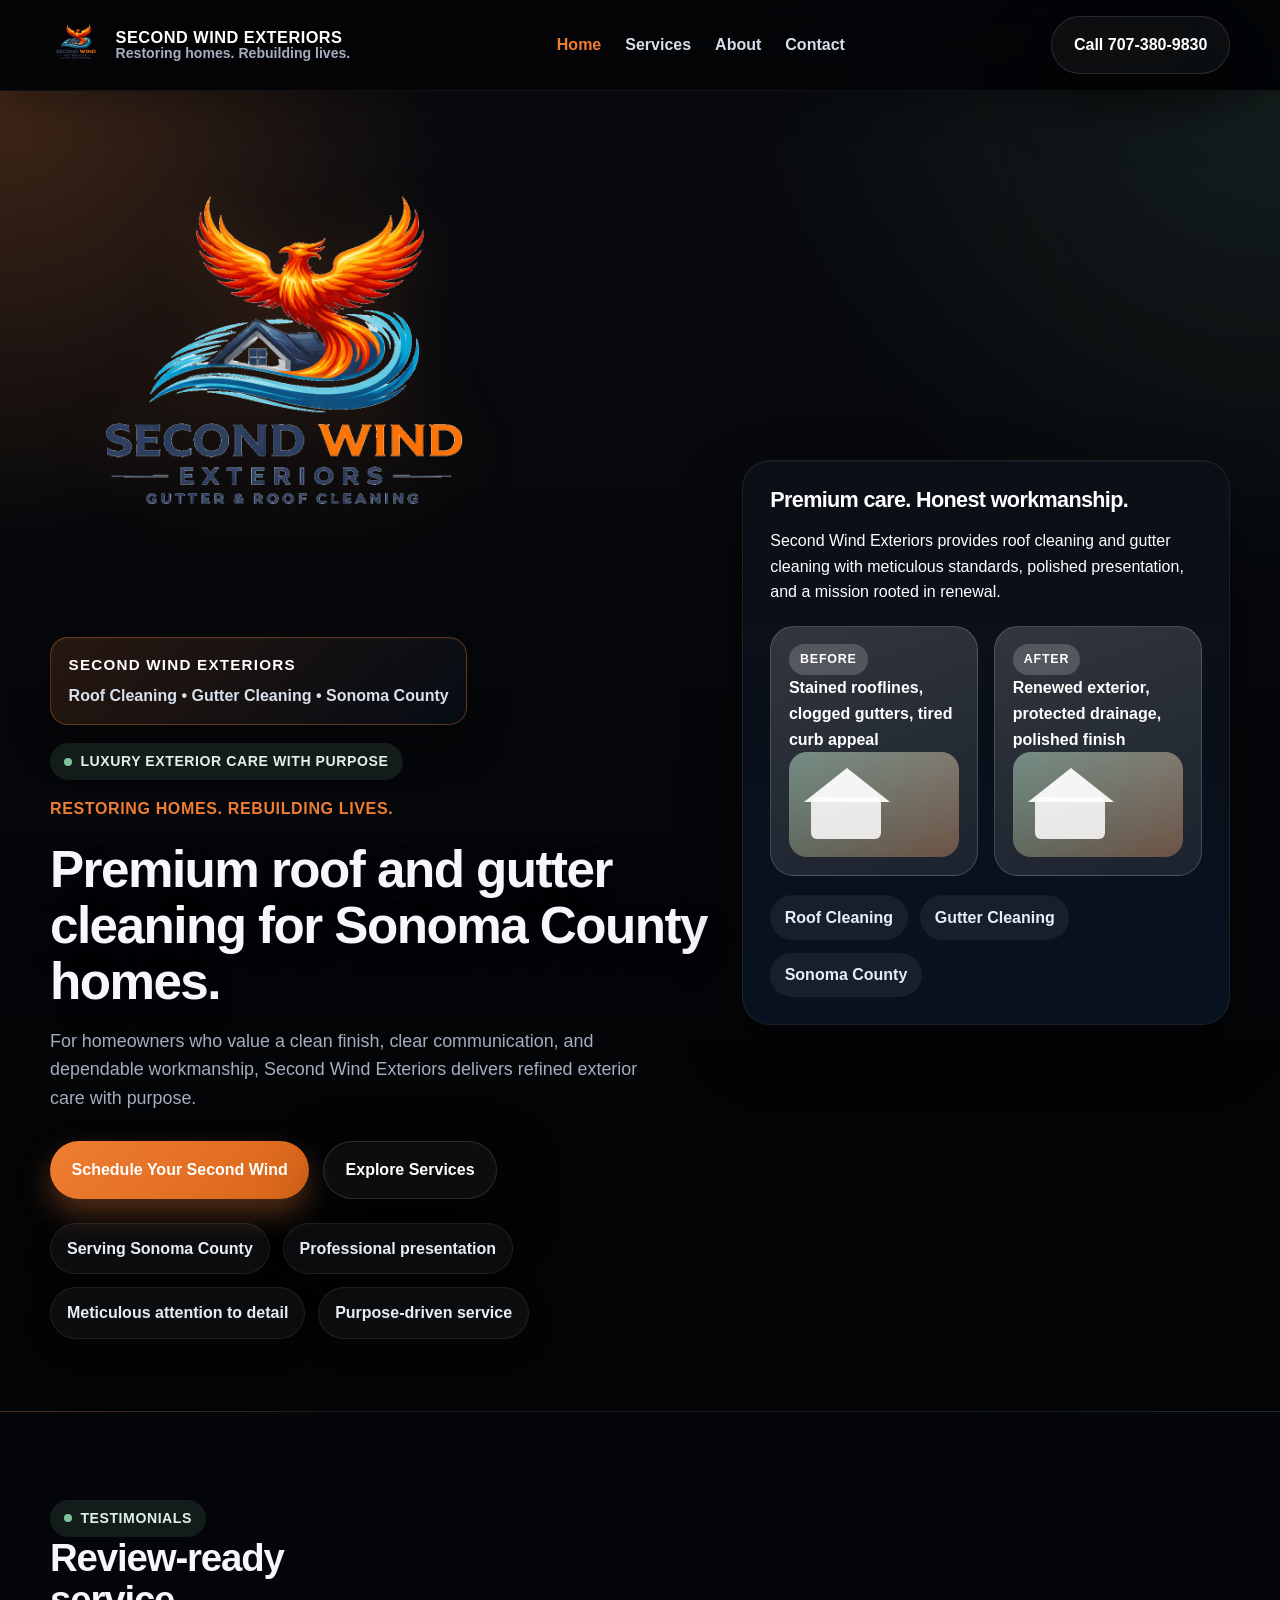
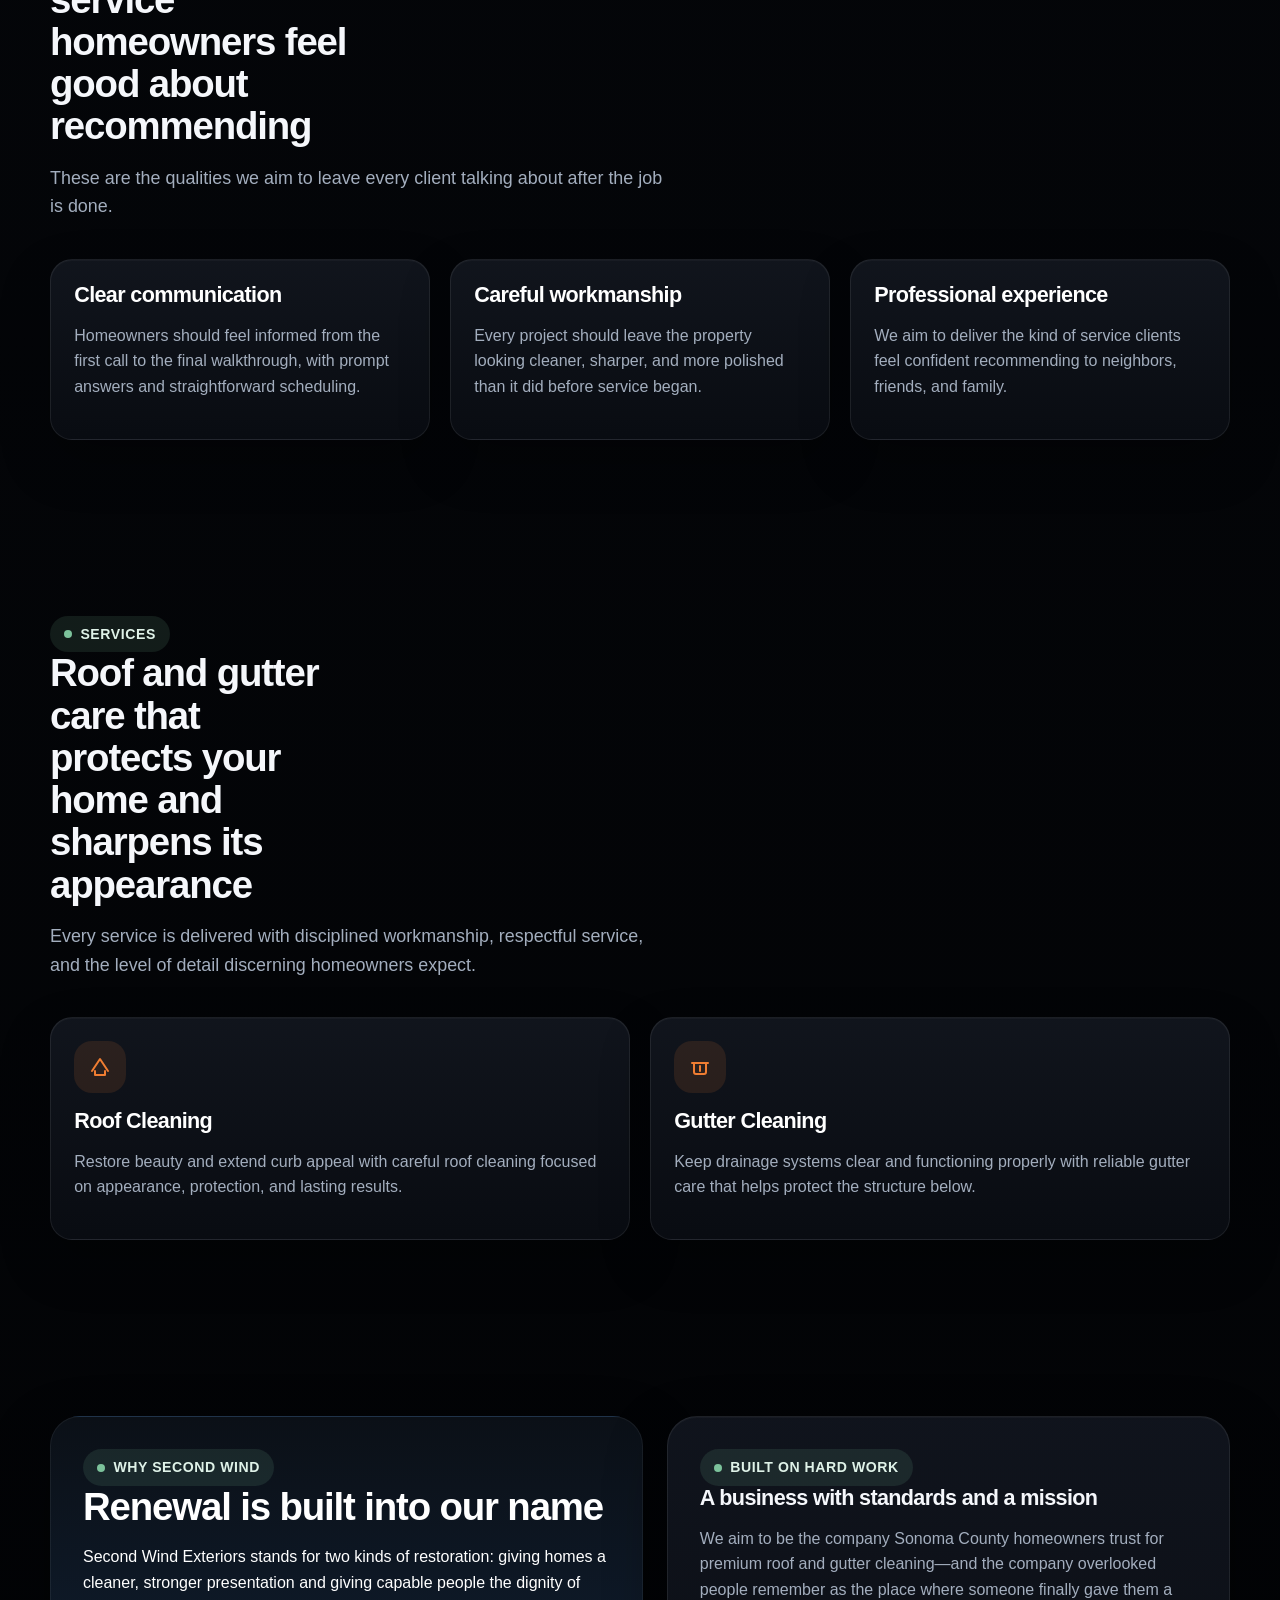
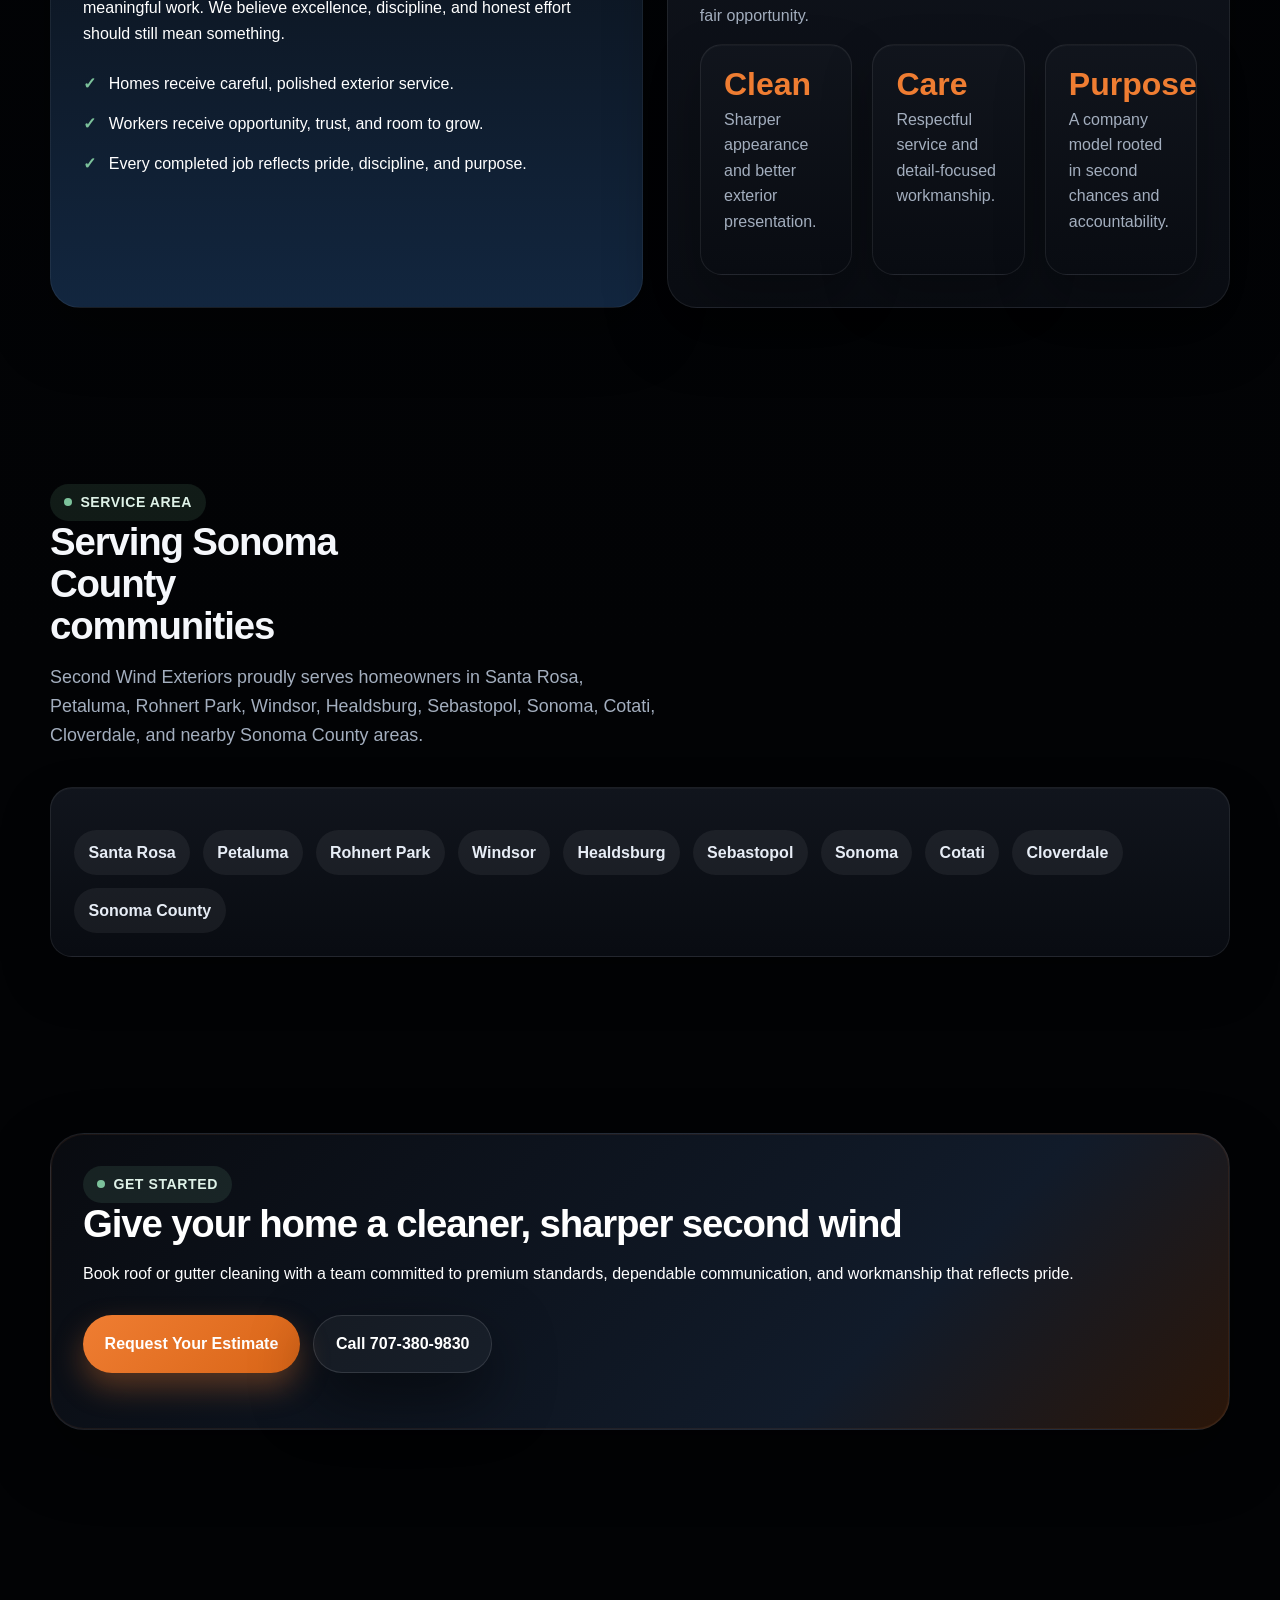
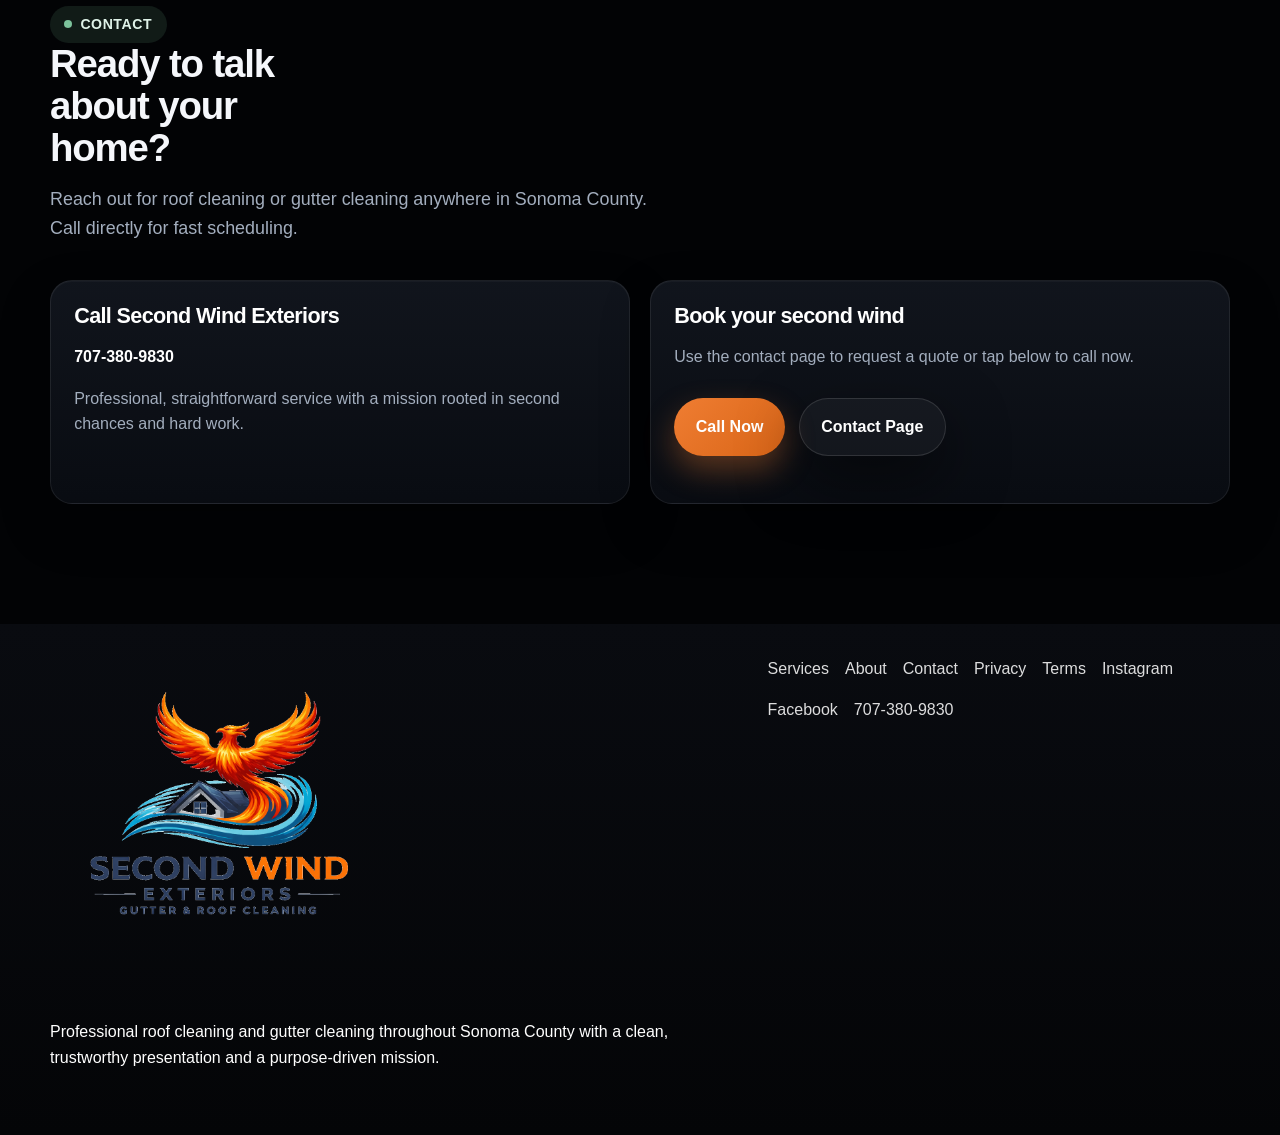
<file: index.html>
<!DOCTYPE html>
<html lang="en">
<head>
    <meta charset="UTF-8">
    <meta name="viewport" content="width=device-width, initial-scale=1.0">
    <title>Second Wind Exteriors | Roof & Gutter Cleaning in Sonoma County</title>
    <meta name="description" content="Second Wind Exteriors provides professional roof cleaning and gutter cleaning in Sonoma County with a mission of renewal, second chances, and meticulous care.">
    <link rel="canonical" href="https://secondwindexteriors.com/">
    <link rel="stylesheet" href="styles.css">
</head>
<body>
    <header class="topbar">
        <div class="container nav nav-inner">
            <a class="brand" href="index.html">
                <img src="assets/second-wind-logo.png" alt="Second Wind Exteriors logo">
                <div class="brand-mark">
                    <span>Second Wind Exteriors</span>
                    <span>Restoring homes. Rebuilding lives.</span>
                </div>
            </a>
            <button class="nav-toggle" type="button" aria-label="Toggle navigation" aria-expanded="false">
                <svg width="26" height="26" viewBox="0 0 24 24" fill="none" aria-hidden="true">
                    <path d="M4 7H20M4 12H20M4 17H20" stroke="currentColor" stroke-width="2" stroke-linecap="round"/>
                </svg>
            </button>
            <nav class="nav-links" aria-label="Primary">
                <a class="active" href="index.html">Home</a>
                <a href="services.html">Services</a>
                <a href="about.html">About</a>
                <a href="contact.html">Contact</a>
            </nav>
            <div class="nav-cta">
                <a class="btn btn-secondary" href="tel:7073809830">Call 707-380-9830</a>
            </div>
        </div>
    </header>

    <main>
        <section class="hero">
            <div class="container hero-grid">
                <div class="hero-copy">
                    <img class="hero-logo" src="assets/second-wind-logo.png" alt="Second Wind Exteriors logo">
                    <div class="hero-brand-panel">
                        <span class="brand-kicker">Second Wind Exteriors</span>
                        <p>Roof Cleaning • Gutter Cleaning • Sonoma County</p>
                    </div>
                    <span class="eyebrow">Luxury exterior care with purpose</span>
                    <p class="hero-tagline">Restoring homes. Rebuilding lives.</p>
                    <h1>Premium roof and gutter cleaning for Sonoma County homes.</h1>
                    <p class="lead">For homeowners who value a clean finish, clear communication, and dependable workmanship, Second Wind Exteriors delivers refined exterior care with purpose.</p>
                    <div class="hero-actions">
                        <a class="btn btn-primary" href="contact.html">Schedule Your Second Wind</a>
                        <a class="btn btn-secondary" href="services.html">Explore Services</a>
                    </div>
                    <ul class="trust-list">
                        <li>Serving Sonoma County</li>
                        <li>Professional presentation</li>
                        <li>Meticulous attention to detail</li>
                        <li>Purpose-driven service</li>
                    </ul>
                </div>
                <div class="hero-card">
                    <h3>Premium care. Honest workmanship.</h3>
                    <p>Second Wind Exteriors provides roof cleaning and gutter cleaning with meticulous standards, polished presentation, and a mission rooted in renewal.</p>
                    <div class="visual-grid">
                        <div class="visual-pane">
                            <span class="label">Before</span>
                            <strong>Stained rooflines, clogged gutters, tired curb appeal</strong>
                            <div class="visual-house"></div>
                        </div>
                        <div class="visual-pane">
                            <span class="label">After</span>
                            <strong>Renewed exterior, protected drainage, polished finish</strong>
                            <div class="visual-house"></div>
                        </div>
                    </div>
                    <div class="badge-row">
                        <span>Roof Cleaning</span>
                        <span>Gutter Cleaning</span>
                        <span>Sonoma County</span>
                    </div>
                </div>
            </div>
        </section>

        <section class="section">
            <div class="container">
                <div class="section-heading">
                    <span class="eyebrow">Testimonials</span>
                    <h2>Review-ready service homeowners feel good about recommending</h2>
                    <p class="lead">These are the qualities we aim to leave every client talking about after the job is done.</p>
                </div>
                <div class="grid-3">
                    <article class="card">
                        <h3>Clear communication</h3>
                        <p>Homeowners should feel informed from the first call to the final walkthrough, with prompt answers and straightforward scheduling.</p>
                    </article>
                    <article class="card">
                        <h3>Careful workmanship</h3>
                        <p>Every project should leave the property looking cleaner, sharper, and more polished than it did before service began.</p>
                    </article>
                    <article class="card">
                        <h3>Professional experience</h3>
                        <p>We aim to deliver the kind of service clients feel confident recommending to neighbors, friends, and family.</p>
                    </article>
                </div>
            </div>
        </section>

        <section class="section">
            <div class="container">
                <div class="section-heading">
                    <span class="eyebrow">Services</span>
                    <h2>Roof and gutter care that protects your home and sharpens its appearance</h2>
                    <p class="lead">Every service is delivered with disciplined workmanship, respectful service, and the level of detail discerning homeowners expect.</p>
                </div>
                <div class="grid-2">
                    <article class="card">
                        <div class="icon-badge" aria-hidden="true">
                            <svg viewBox="0 0 24 24" fill="none">
                                <path d="M4 16L12 4L20 16" stroke="currentColor" stroke-width="2" stroke-linecap="round" stroke-linejoin="round"/>
                                <path d="M7 16V20H17V16" stroke="currentColor" stroke-width="2" stroke-linecap="round" stroke-linejoin="round"/>
                            </svg>
                        </div>
                        <h3>Roof Cleaning</h3>
                        <p>Restore beauty and extend curb appeal with careful roof cleaning focused on appearance, protection, and lasting results.</p>
                    </article>
                    <article class="card">
                        <div class="icon-badge" aria-hidden="true">
                            <svg viewBox="0 0 24 24" fill="none">
                                <path d="M4 8H20" stroke="currentColor" stroke-width="2" stroke-linecap="round"/>
                                <path d="M6 8V17C6 18.1046 6.89543 19 8 19H16C17.1046 19 18 18.1046 18 17V8" stroke="currentColor" stroke-width="2"/>
                                <path d="M12 11V16" stroke="currentColor" stroke-width="2" stroke-linecap="round"/>
                            </svg>
                        </div>
                        <h3>Gutter Cleaning</h3>
                        <p>Keep drainage systems clear and functioning properly with reliable gutter care that helps protect the structure below.</p>
                    </article>
                </div>
            </div>
        </section>

        <section class="section">
            <div class="container split-panel">
                <div class="story-panel">
                    <span class="eyebrow">Why Second Wind</span>
                    <h2>Renewal is built into our name</h2>
                    <p>Second Wind Exteriors stands for two kinds of restoration: giving homes a cleaner, stronger presentation and giving capable people the dignity of meaningful work. We believe excellence, discipline, and honest effort should still mean something.</p>
                    <ul class="story-list">
                        <li>Homes receive careful, polished exterior service.</li>
                        <li>Workers receive opportunity, trust, and room to grow.</li>
                        <li>Every completed job reflects pride, discipline, and purpose.</li>
                    </ul>
                </div>
                <div class="highlight-panel">
                    <span class="eyebrow">Built on hard work</span>
                    <h3>A business with standards and a mission</h3>
                    <p>We aim to be the company Sonoma County homeowners trust for premium roof and gutter cleaning—and the company overlooked people remember as the place where someone finally gave them a fair opportunity.</p>
                    <div class="metrics-grid">
                        <div class="metric-card">
                            <strong>Clean</strong>
                            <p>Sharper appearance and better exterior presentation.</p>
                        </div>
                        <div class="metric-card">
                            <strong>Care</strong>
                            <p>Respectful service and detail-focused workmanship.</p>
                        </div>
                        <div class="metric-card">
                            <strong>Purpose</strong>
                            <p>A company model rooted in second chances and accountability.</p>
                        </div>
                    </div>
                </div>
            </div>
        </section>

        <section class="section">
            <div class="container">
                <div class="section-heading">
                    <span class="eyebrow">Service Area</span>
                    <h2>Serving Sonoma County communities</h2>
                    <p class="lead">Second Wind Exteriors proudly serves homeowners in Santa Rosa, Petaluma, Rohnert Park, Windsor, Healdsburg, Sebastopol, Sonoma, Cotati, Cloverdale, and nearby Sonoma County areas.</p>
                </div>
                <div class="info-card">
                    <div class="badge-row">
                        <span>Santa Rosa</span>
                        <span>Petaluma</span>
                        <span>Rohnert Park</span>
                        <span>Windsor</span>
                        <span>Healdsburg</span>
                        <span>Sebastopol</span>
                        <span>Sonoma</span>
                        <span>Cotati</span>
                        <span>Cloverdale</span>
                        <span>Sonoma County</span>
                    </div>
                </div>
            </div>
        </section>

        <section class="section">
            <div class="container">
                <div class="cta-band">
                    <span class="eyebrow">Get started</span>
                    <h2>Give your home a cleaner, sharper second wind</h2>
                    <p>Book roof or gutter cleaning with a team committed to premium standards, dependable communication, and workmanship that reflects pride.</p>
                    <div class="cta-actions">
                        <a class="btn btn-primary" href="contact.html">Request Your Estimate</a>
                        <a class="btn btn-secondary" href="tel:7073809830">Call 707-380-9830</a>
                    </div>
                </div>
            </div>
        </section>

        <section class="section">
            <div class="container">
                <div class="section-heading">
                    <span class="eyebrow">Contact</span>
                    <h2>Ready to talk about your home?</h2>
                    <p class="lead">Reach out for roof cleaning or gutter cleaning anywhere in Sonoma County. Call directly for fast scheduling.</p>
                </div>
                <div class="grid-2">
                    <div class="contact-card">
                        <h3>Call Second Wind Exteriors</h3>
                        <p><a href="tel:7073809830"><strong>707-380-9830</strong></a></p>
                        <p>Professional, straightforward service with a mission rooted in second chances and hard work.</p>
                    </div>
                    <div class="contact-card">
                        <h3>Book your second wind</h3>
                        <p>Use the contact page to request a quote or tap below to call now.</p>
                        <div class="contact-actions">
                            <a class="btn btn-primary" href="tel:7073809830">Call Now</a>
                            <a class="btn btn-secondary" href="contact.html">Contact Page</a>
                        </div>
                    </div>
                </div>
            </div>
        </section>
    </main>

    <footer class="footer">
        <div class="container footer-grid">
            <div>
                <a class="footer-brand" href="index.html">
                    <img class="footer-logo" src="assets/second-wind-logo.png" alt="Second Wind Exteriors logo">
                </a>
                <p>Professional roof cleaning and gutter cleaning throughout Sonoma County with a clean, trustworthy presentation and a purpose-driven mission.</p>
            </div>
            <div>
                <div class="footer-links">
                    <a href="services.html">Services</a>
                    <a href="about.html">About</a>
                    <a href="contact.html">Contact</a>
                    <a href="privacy.html">Privacy</a>
                    <a href="terms.html">Terms</a>
                    <a href="https://instagram.com/secondwindexteriors" target="_blank" rel="noopener noreferrer">Instagram</a>
                    <a href="https://facebook.com/Secondwindexteriors" target="_blank" rel="noopener noreferrer">Facebook</a>
                    <a href="tel:7073809830">707-380-9830</a>
                </div>
            </div>
        </div>
    </footer>

    <script src="script.js"></script>
</body>
</html>
</file>
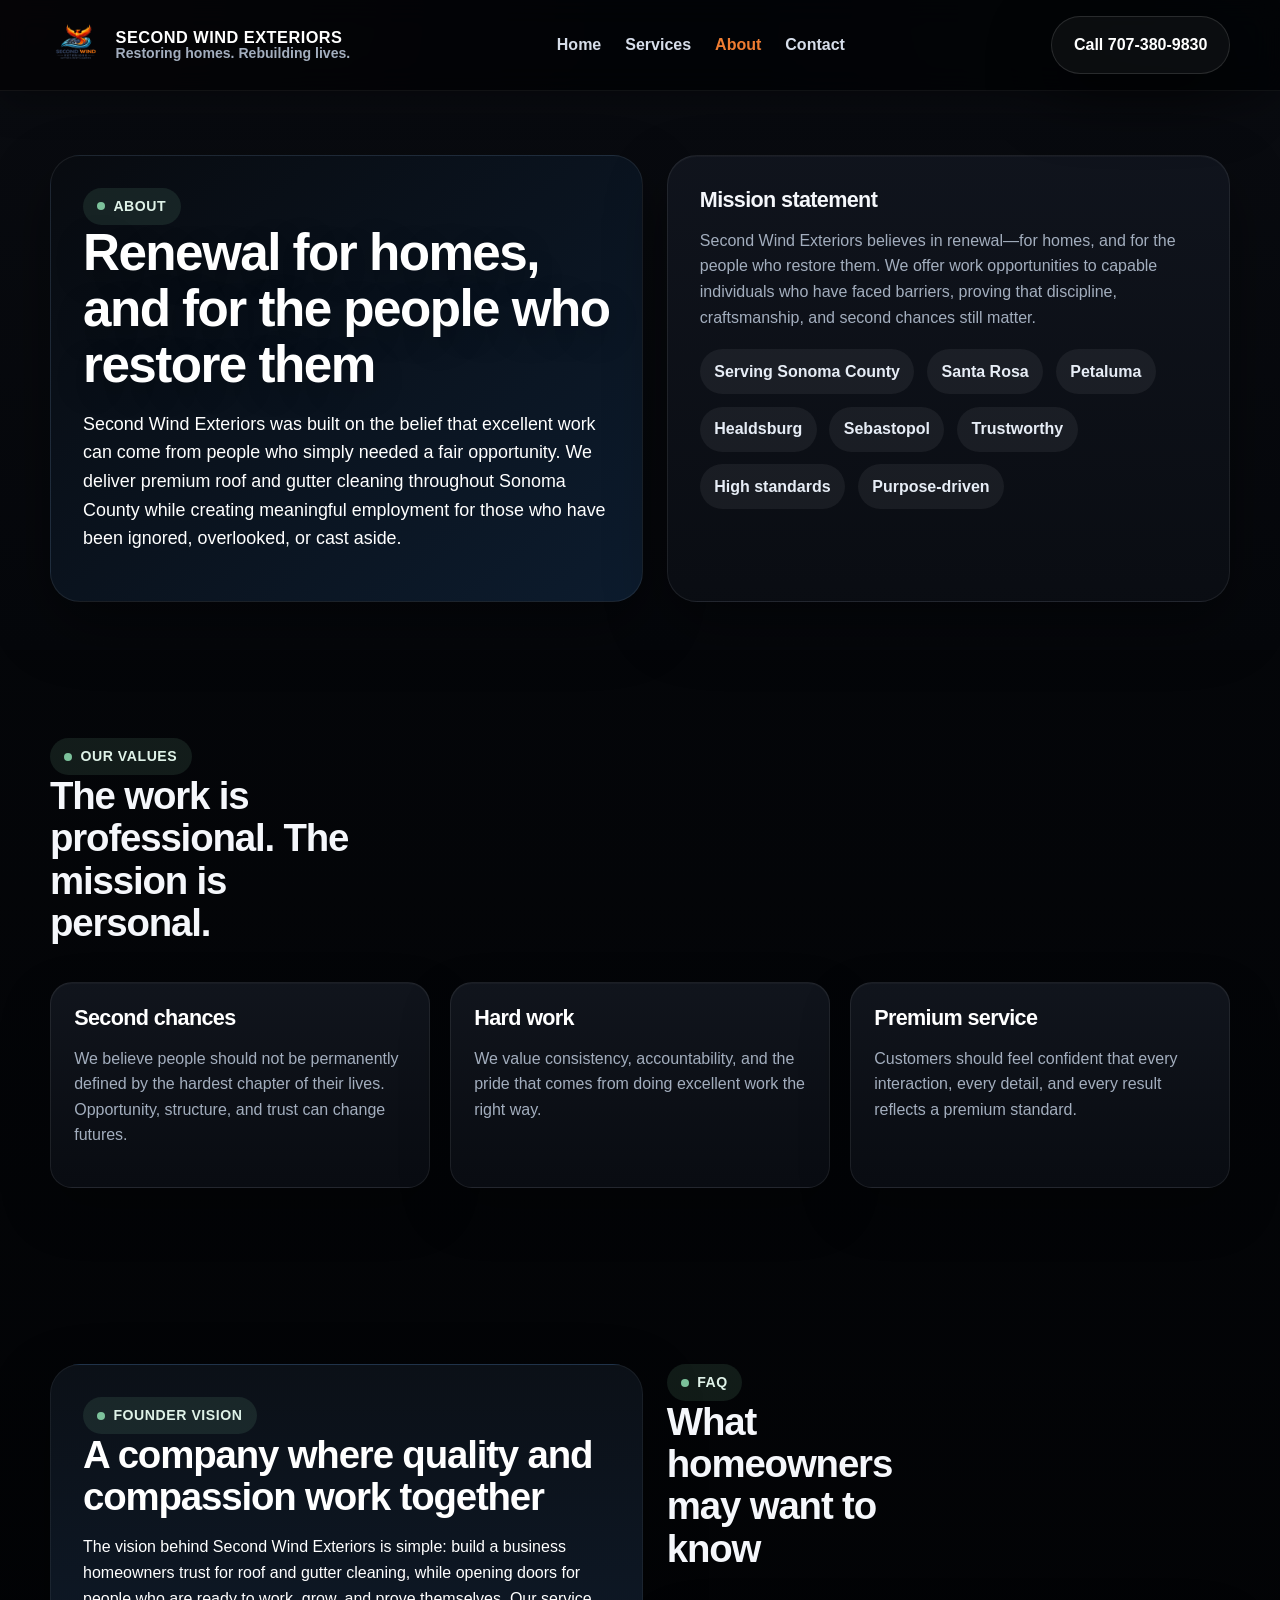
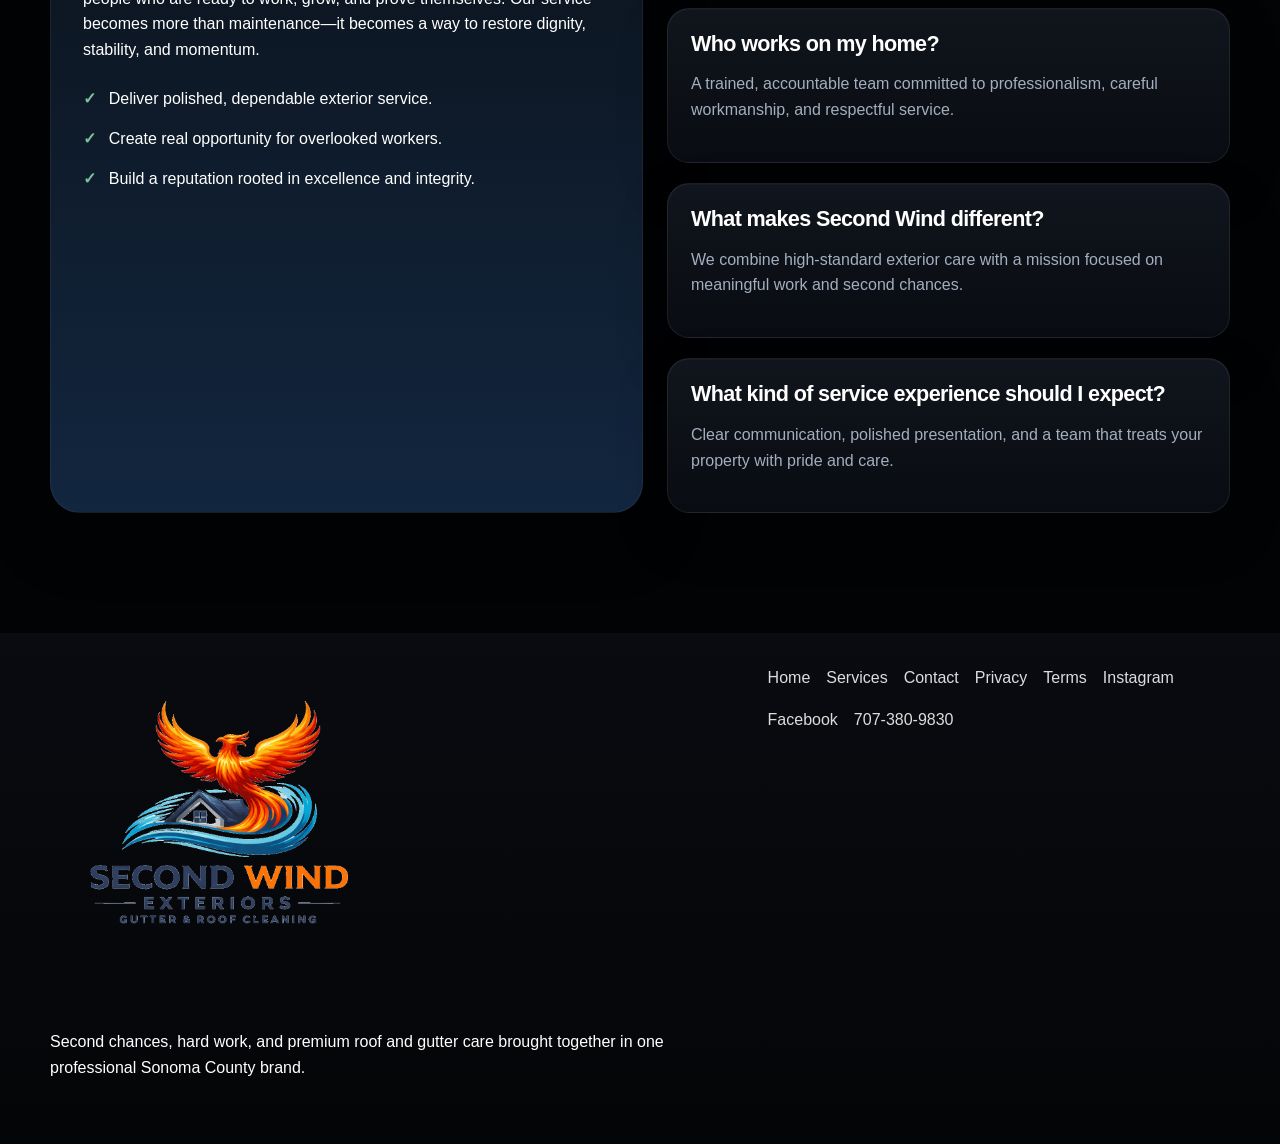
<file: about.html>
<!DOCTYPE html>
<html lang="en">
<head>
    <meta charset="UTF-8">
    <meta name="viewport" content="width=device-width, initial-scale=1.0">
    <title>About | Second Wind Exteriors Sonoma County</title>
    <meta name="description" content="Learn about the mission behind Second Wind Exteriors and how premium roof and gutter cleaning in Sonoma County is paired with renewal and opportunity.">
    <link rel="canonical" href="https://secondwindexteriors.com/about.html">
    <link rel="stylesheet" href="styles.css">
</head>
<body>
    <header class="topbar">
        <div class="container nav nav-inner">
            <a class="brand" href="index.html">
                <img src="assets/second-wind-logo.png" alt="Second Wind Exteriors logo">
                <div class="brand-mark">
                    <span>Second Wind Exteriors</span>
                    <span>Restoring homes. Rebuilding lives.</span>
                </div>
            </a>
            <button class="nav-toggle" type="button" aria-label="Toggle navigation" aria-expanded="false">
                <svg width="26" height="26" viewBox="0 0 24 24" fill="none" aria-hidden="true">
                    <path d="M4 7H20M4 12H20M4 17H20" stroke="currentColor" stroke-width="2" stroke-linecap="round"/>
                </svg>
            </button>
            <nav class="nav-links" aria-label="Primary">
                <a href="index.html">Home</a>
                <a href="services.html">Services</a>
                <a class="active" href="about.html">About</a>
                <a href="contact.html">Contact</a>
            </nav>
            <div class="nav-cta">
                <a class="btn btn-secondary" href="tel:7073809830">Call 707-380-9830</a>
            </div>
        </div>
    </header>

    <main>
        <section class="page-hero">
            <div class="container split-panel">
                <div class="page-card">
                    <span class="eyebrow">About</span>
                    <h1>Renewal for homes, and for the people who restore them</h1>
                    <p class="lead">Second Wind Exteriors was built on the belief that excellent work can come from people who simply needed a fair opportunity. We deliver premium roof and gutter cleaning throughout Sonoma County while creating meaningful employment for those who have been ignored, overlooked, or cast aside.</p>
                </div>
                <div class="highlight-panel">
                    <h3>Mission statement</h3>
                    <p>Second Wind Exteriors believes in renewal—for homes, and for the people who restore them. We offer work opportunities to capable individuals who have faced barriers, proving that discipline, craftsmanship, and second chances still matter.</p>
                    <div class="badge-row">
                        <span>Serving Sonoma County</span>
                        <span>Santa Rosa</span>
                        <span>Petaluma</span>
                        <span>Healdsburg</span>
                        <span>Sebastopol</span>
                        <span>Trustworthy</span>
                        <span>High standards</span>
                        <span>Purpose-driven</span>
                    </div>
                </div>
            </div>
        </section>

        <section class="section">
            <div class="container">
                <div class="section-heading">
                    <span class="eyebrow">Our values</span>
                    <h2>The work is professional. The mission is personal.</h2>
                </div>
                <div class="values-grid">
                    <article class="value-card">
                        <h3>Second chances</h3>
                        <p>We believe people should not be permanently defined by the hardest chapter of their lives. Opportunity, structure, and trust can change futures.</p>
                    </article>
                    <article class="value-card">
                        <h3>Hard work</h3>
                        <p>We value consistency, accountability, and the pride that comes from doing excellent work the right way.</p>
                    </article>
                    <article class="value-card">
                        <h3>Premium service</h3>
                        <p>Customers should feel confident that every interaction, every detail, and every result reflects a premium standard.</p>
                    </article>
                </div>
            </div>
        </section>

        <section class="section">
            <div class="container split-panel">
                <div class="story-panel">
                    <span class="eyebrow">Founder vision</span>
                    <h2>A company where quality and compassion work together</h2>
                    <p>The vision behind Second Wind Exteriors is simple: build a business homeowners trust for roof and gutter cleaning, while opening doors for people who are ready to work, grow, and prove themselves. Our service becomes more than maintenance—it becomes a way to restore dignity, stability, and momentum.</p>
                    <ul class="story-list">
                        <li>Deliver polished, dependable exterior service.</li>
                        <li>Create real opportunity for overlooked workers.</li>
                        <li>Build a reputation rooted in excellence and integrity.</li>
                    </ul>
                </div>
                <div>
                    <div class="section-heading">
                        <span class="eyebrow">FAQ</span>
                        <h2>What homeowners may want to know</h2>
                    </div>
                    <div class="faq-grid">
                        <div class="faq-card">
                            <h3>Who works on my home?</h3>
                            <p>A trained, accountable team committed to professionalism, careful workmanship, and respectful service.</p>
                        </div>
                        <div class="faq-card">
                            <h3>What makes Second Wind different?</h3>
                            <p>We combine high-standard exterior care with a mission focused on meaningful work and second chances.</p>
                        </div>
                        <div class="faq-card">
                            <h3>What kind of service experience should I expect?</h3>
                            <p>Clear communication, polished presentation, and a team that treats your property with pride and care.</p>
                        </div>
                    </div>
                </div>
            </div>
        </section>
    </main>

    <footer class="footer">
        <div class="container footer-grid">
            <div>
                <a class="footer-brand" href="index.html">
                    <img class="footer-logo" src="assets/second-wind-logo.png" alt="Second Wind Exteriors logo">
                </a>
                <p>Second chances, hard work, and premium roof and gutter care brought together in one professional Sonoma County brand.</p>
            </div>
            <div>
                <div class="footer-links">
                    <a href="index.html">Home</a>
                    <a href="services.html">Services</a>
                    <a href="contact.html">Contact</a>
                    <a href="privacy.html">Privacy</a>
                    <a href="terms.html">Terms</a>
                    <a href="https://instagram.com/secondwindexteriors" target="_blank" rel="noopener noreferrer">Instagram</a>
                    <a href="https://facebook.com/Secondwindexteriors" target="_blank" rel="noopener noreferrer">Facebook</a>
                    <a href="tel:7073809830">707-380-9830</a>
                </div>
            </div>
        </div>
    </footer>

    <script src="script.js"></script>
</body>
</html>
</file>
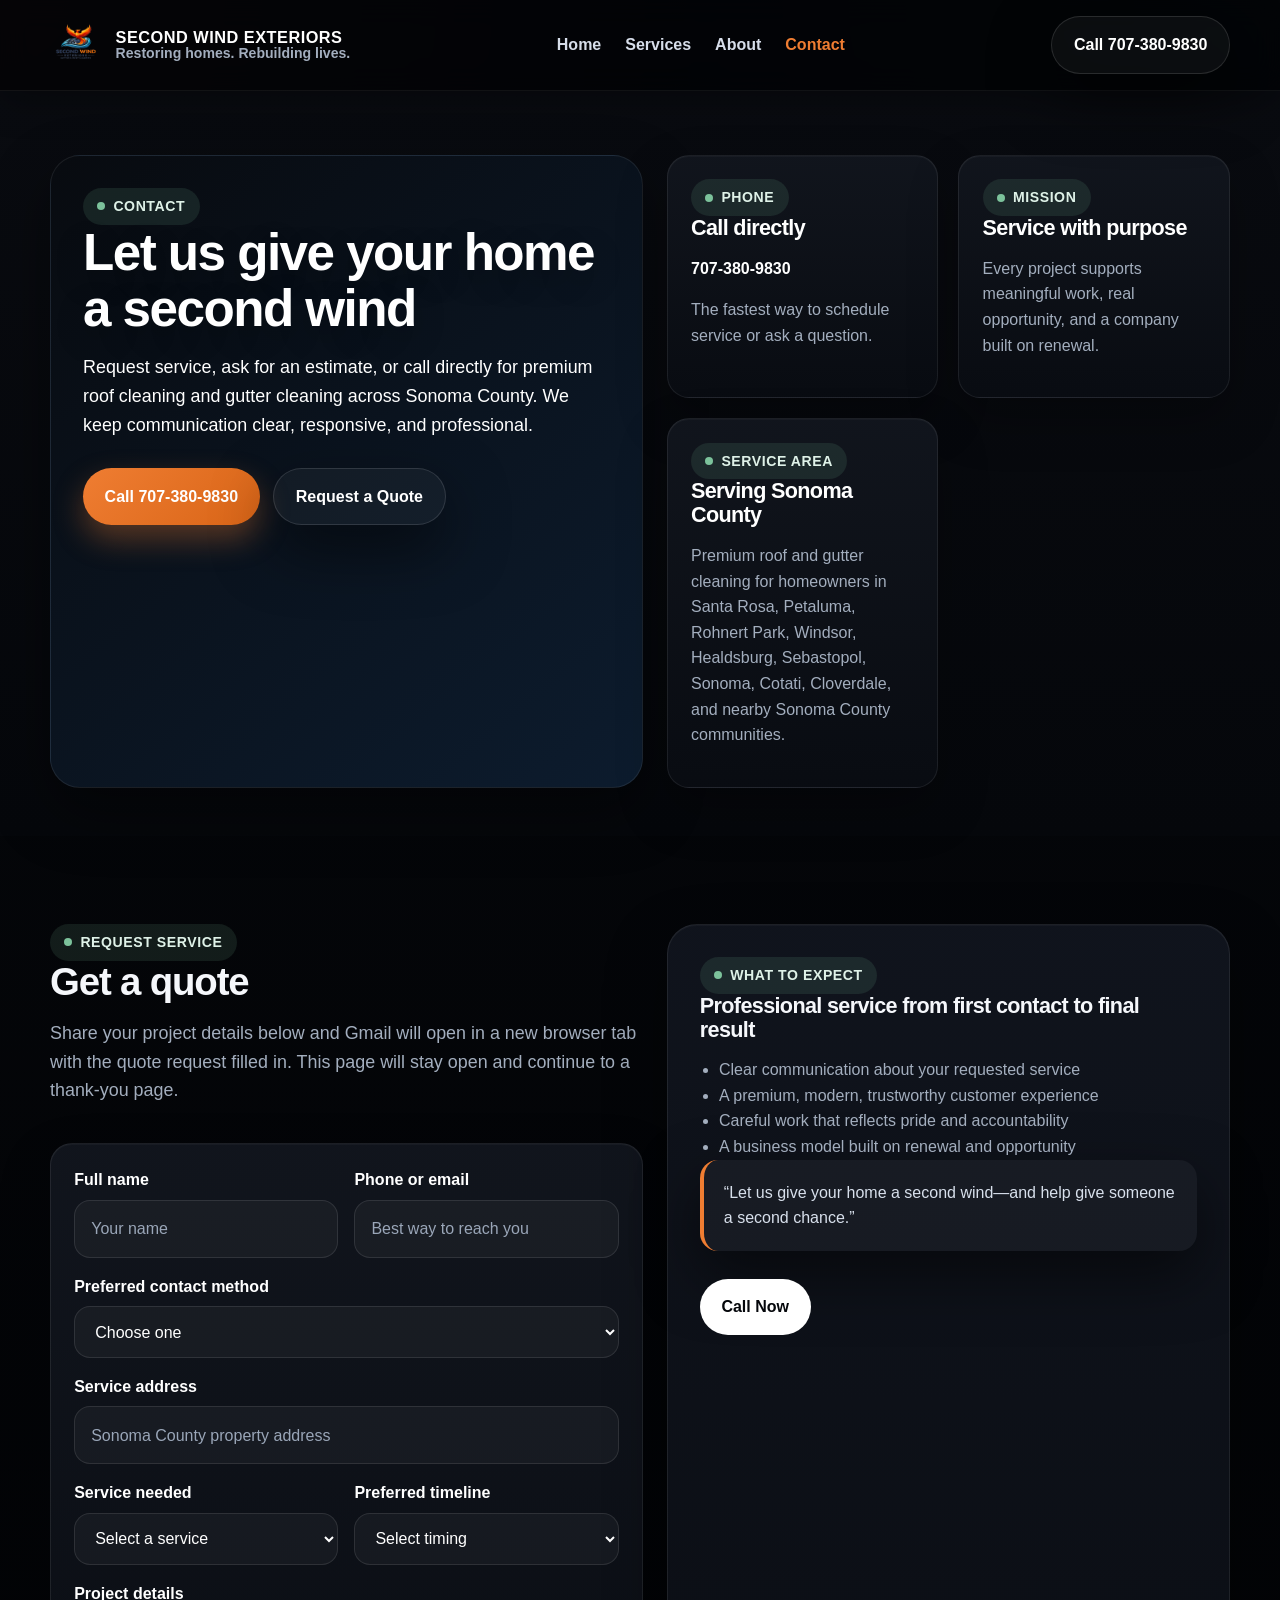
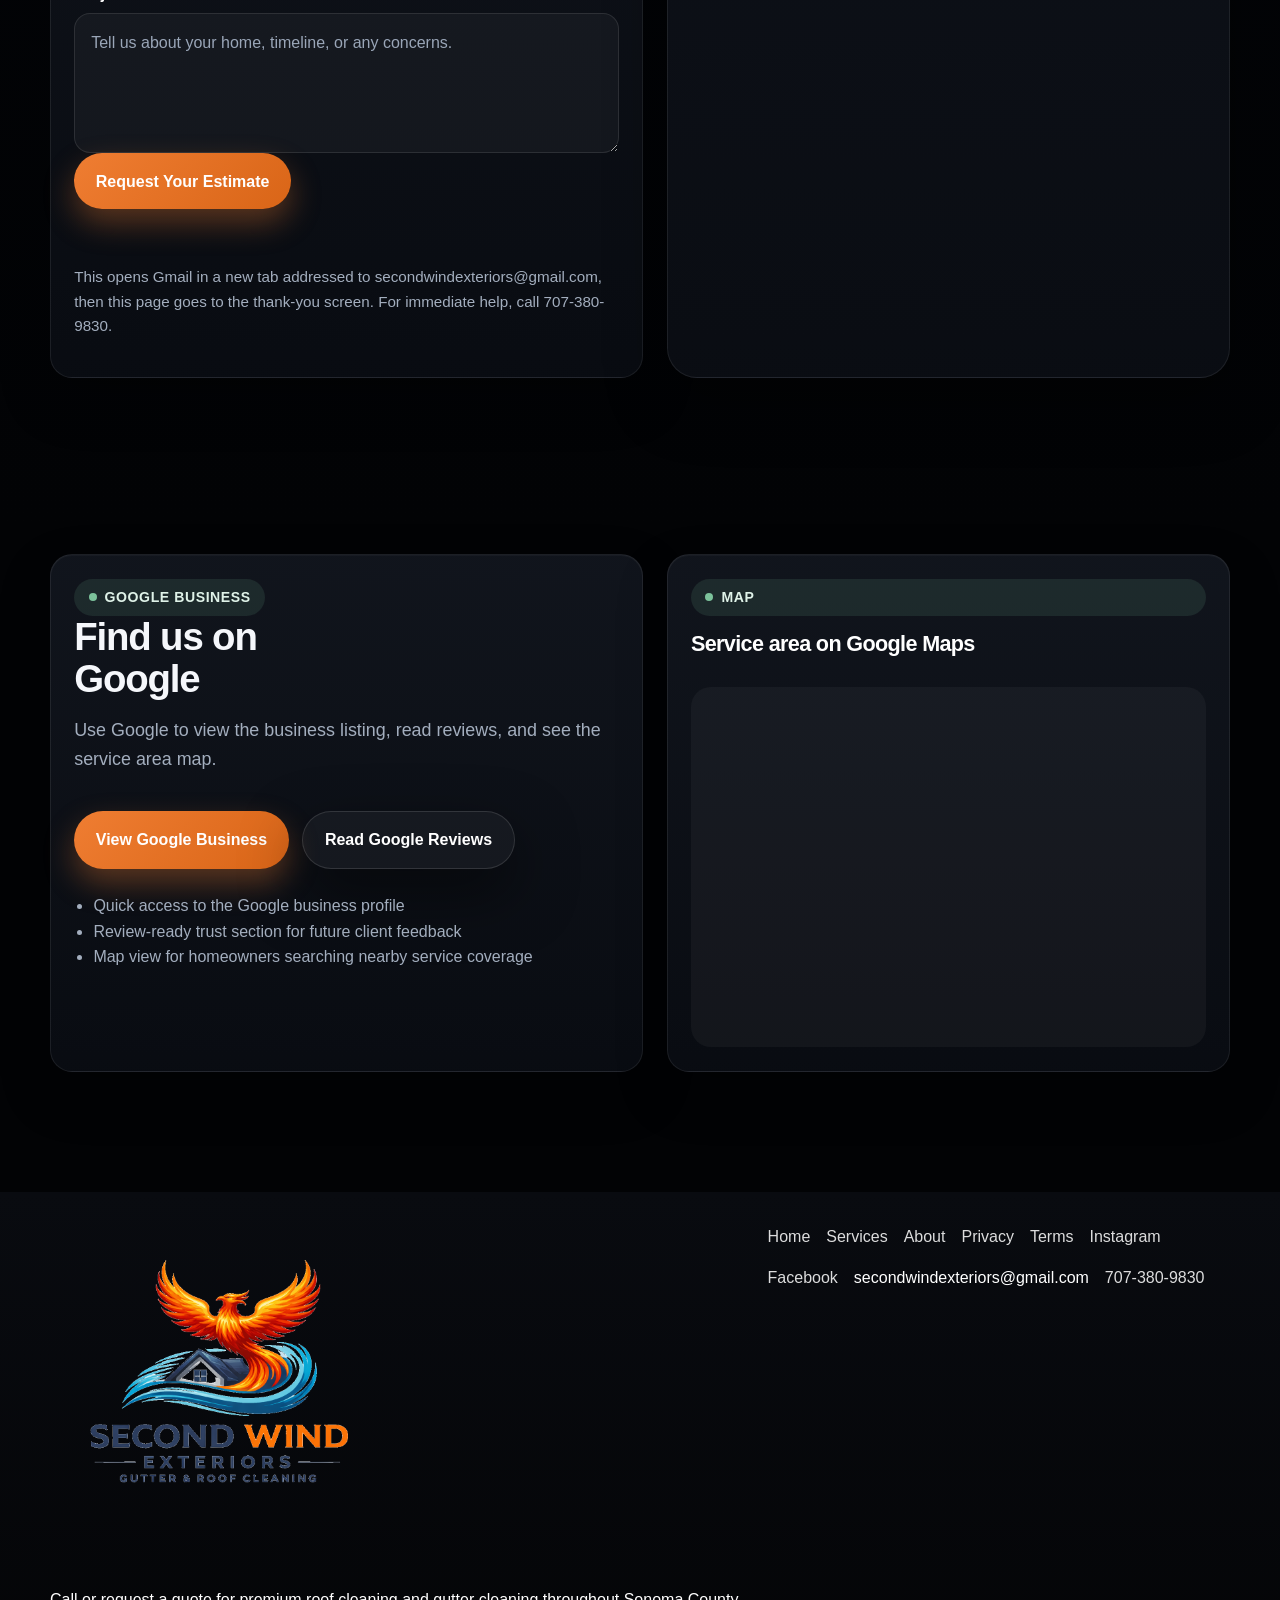
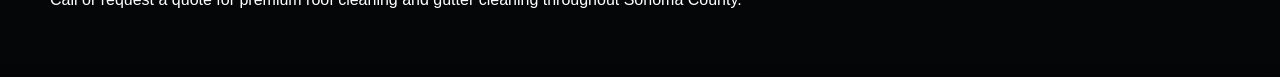
<file: contact.html>
<!DOCTYPE html>
<html lang="en">
<head>
    <meta charset="UTF-8">
    <meta name="viewport" content="width=device-width, initial-scale=1.0">
    <title>Contact | Second Wind Exteriors Sonoma County</title>
    <meta name="description" content="Contact Second Wind Exteriors for premium roof cleaning and gutter cleaning in Sonoma County.">
    <link rel="canonical" href="https://secondwindexteriors.com/contact.html">
    <link rel="stylesheet" href="styles.css">
</head>
<body>
    <header class="topbar">
        <div class="container nav nav-inner">
            <a class="brand" href="index.html">
                <img src="assets/second-wind-logo.png" alt="Second Wind Exteriors logo">
                <div class="brand-mark">
                    <span>Second Wind Exteriors</span>
                    <span>Restoring homes. Rebuilding lives.</span>
                </div>
            </a>
            <button class="nav-toggle" type="button" aria-label="Toggle navigation" aria-expanded="false">
                <svg width="26" height="26" viewBox="0 0 24 24" fill="none" aria-hidden="true">
                    <path d="M4 7H20M4 12H20M4 17H20" stroke="currentColor" stroke-width="2" stroke-linecap="round"/>
                </svg>
            </button>
            <nav class="nav-links" aria-label="Primary">
                <a href="index.html">Home</a>
                <a href="services.html">Services</a>
                <a href="about.html">About</a>
                <a class="active" href="contact.html">Contact</a>
            </nav>
            <div class="nav-cta">
                <a class="btn btn-secondary" href="tel:7073809830">Call 707-380-9830</a>
            </div>
        </div>
    </header>

    <main>
        <section class="page-hero">
            <div class="container split-panel">
                <div class="page-card">
                    <span class="eyebrow">Contact</span>
                    <h1>Let us give your home a second wind</h1>
                    <p class="lead">Request service, ask for an estimate, or call directly for premium roof cleaning and gutter cleaning across Sonoma County. We keep communication clear, responsive, and professional.</p>
                    <div class="contact-actions">
                        <a class="btn btn-primary" href="tel:7073809830">Call 707-380-9830</a>
                            <a class="btn btn-secondary" href="#gmailQuoteFormV3">Request a Quote</a>
                    </div>
                </div>
                <div class="contact-grid">
                    <div class="contact-card">
                        <span class="eyebrow">Phone</span>
                        <h3>Call directly</h3>
                        <p><a href="tel:7073809830"><strong>707-380-9830</strong></a></p>
                        <p>The fastest way to schedule service or ask a question.</p>
                    </div>
                    <div class="contact-card">
                        <span class="eyebrow">Mission</span>
                        <h3>Service with purpose</h3>
                        <p>Every project supports meaningful work, real opportunity, and a company built on renewal.</p>
                    </div>
                    <div class="contact-card">
                        <span class="eyebrow">Service Area</span>
                        <h3>Serving Sonoma County</h3>
                        <p>Premium roof and gutter cleaning for homeowners in Santa Rosa, Petaluma, Rohnert Park, Windsor, Healdsburg, Sebastopol, Sonoma, Cotati, Cloverdale, and nearby Sonoma County communities.</p>
                    </div>
                </div>
            </div>
        </section>

        <section class="section">
            <div class="container split-panel">
                <div>
                    <div class="section-heading">
                        <span class="eyebrow">Request service</span>
                        <h2>Get a quote</h2>
                        <p class="lead">Share your project details below and Gmail will open in a new browser tab with the quote request filled in. This page will stay open and continue to a thank-you page.</p>
                    </div>
                    <form id="gmailQuoteFormV3" class="info-card" action="#gmailQuoteFormV3" method="POST" data-email="secondwindexteriors@gmail.com" data-next="thanks.html">
                        <input type="hidden" name="_subject" value="New Quote Request - Second Wind Exteriors">
                        <div class="form-grid">
                            <div class="field">
                                <label for="name">Full name</label>
                                <input id="name" name="name" type="text" placeholder="Your name" required>
                            </div>
                            <div class="field">
                                <label for="contact">Phone or email</label>
                                <input id="contact" name="contact" type="text" placeholder="Best way to reach you" required>
                            </div>
                            <div class="field full">
                                <label for="preferredContact">Preferred contact method</label>
                                <select id="preferredContact" name="preferredContact" required>
                                    <option value="">Choose one</option>
                                    <option>Phone Call</option>
                                    <option>Text Message</option>
                                    <option>Email</option>
                                    <option>No Preference</option>
                                </select>
                            </div>
                            <div class="field full">
                                <label for="address">Service address</label>
                                <input id="address" name="address" type="text" placeholder="Sonoma County property address" required>
                            </div>
                            <div class="field">
                                <label for="service">Service needed</label>
                                <select id="service" name="service" required>
                                    <option value="">Select a service</option>
                                    <option>Roof Cleaning</option>
                                    <option>Gutter Cleaning</option>
                                    <option>Roof + Gutter Cleaning</option>
                                    <option>Multiple Services</option>
                                    <option>Not Sure Yet</option>
                                </select>
                            </div>
                            <div class="field">
                                <label for="timeline">Preferred timeline</label>
                                <select id="timeline" name="timeline" required>
                                    <option value="">Select timing</option>
                                    <option>As Soon As Possible</option>
                                    <option>This Week</option>
                                    <option>This Month</option>
                                    <option>Flexible / Planning Ahead</option>
                                </select>
                            </div>
                            <div class="field full">
                                <label for="message">Project details</label>
                                <textarea id="message" name="message" placeholder="Tell us about your home, timeline, or any concerns."></textarea>
                            </div>
                        </div>
                        <button id="quoteButtonV3" class="btn btn-primary" type="button">Request Your Estimate</button>
                        <p id="formStatus" class="form-status" role="status" aria-live="polite"></p>
                        <p class="form-note">This opens Gmail in a new tab addressed to secondwindexteriors@gmail.com, then this page goes to the thank-you screen. For immediate help, call <a href="tel:7073809830">707-380-9830</a>.</p>
                    </form>
                </div>
                <div class="highlight-panel">
                    <span class="eyebrow">What to expect</span>
                    <h3>Professional service from first contact to final result</h3>
                    <ul class="check-list">
                        <li>Clear communication about your requested service</li>
                        <li>A premium, modern, trustworthy customer experience</li>
                        <li>Careful work that reflects pride and accountability</li>
                        <li>A business model built on renewal and opportunity</li>
                    </ul>
                    <blockquote>“Let us give your home a second wind—and help give someone a second chance.”</blockquote>
                    <div class="contact-actions">
                        <a class="btn btn-dark" href="tel:7073809830">Call Now</a>
                    </div>
                </div>
            </div>
        </section>

        <section class="section">
            <div class="container split-panel">
                <div class="info-card">
                    <div class="section-heading">
                        <span class="eyebrow">Google Business</span>
                        <h2>Find us on Google</h2>
                        <p class="lead">Use Google to view the business listing, read reviews, and see the service area map.</p>
                    </div>
                    <div class="contact-actions">
                        <a class="btn btn-primary" href="https://www.google.com/search?q=Second+Wind+Exteriors+Sonoma+County" target="_blank" rel="noopener noreferrer">View Google Business</a>
                        <a class="btn btn-secondary" href="https://www.google.com/search?q=Second+Wind+Exteriors+reviews" target="_blank" rel="noopener noreferrer">Read Google Reviews</a>
                    </div>
                    <ul class="check-list">
                        <li>Quick access to the Google business profile</li>
                        <li>Review-ready trust section for future client feedback</li>
                        <li>Map view for homeowners searching nearby service coverage</li>
                    </ul>
                </div>
                <div class="info-card embed-card">
                    <span class="eyebrow">Map</span>
                    <h3>Service area on Google Maps</h3>
                    <iframe class="map-frame" src="https://www.google.com/maps?q=Second+Wind+Exteriors+Sonoma+County&output=embed" title="Second Wind Exteriors on Google Maps" loading="lazy" referrerpolicy="no-referrer-when-downgrade"></iframe>
                </div>
            </div>
        </section>
    </main>

    <footer class="footer">
        <div class="container footer-grid">
            <div>
                <a class="footer-brand" href="index.html">
                    <img class="footer-logo" src="assets/second-wind-logo.png" alt="Second Wind Exteriors logo">
                </a>
                <p>Call or request a quote for premium roof cleaning and gutter cleaning throughout Sonoma County.</p>
            </div>
            <div>
                <div class="footer-links">
                    <a href="index.html">Home</a>
                    <a href="services.html">Services</a>
                    <a href="about.html">About</a>
                    <a href="privacy.html">Privacy</a>
                    <a href="terms.html">Terms</a>
                    <a href="https://instagram.com/secondwindexteriors" target="_blank" rel="noopener noreferrer">Instagram</a>
                    <a href="https://facebook.com/Secondwindexteriors" target="_blank" rel="noopener noreferrer">Facebook</a>
                    <span>secondwindexteriors@gmail.com</span>
                    <a href="tel:7073809830">707-380-9830</a>
                </div>
            </div>
        </div>
    </footer>

    <script src="script.js"></script>
    <script src="quote-gmail-v3.js"></script>
</body>
</html>
</file>
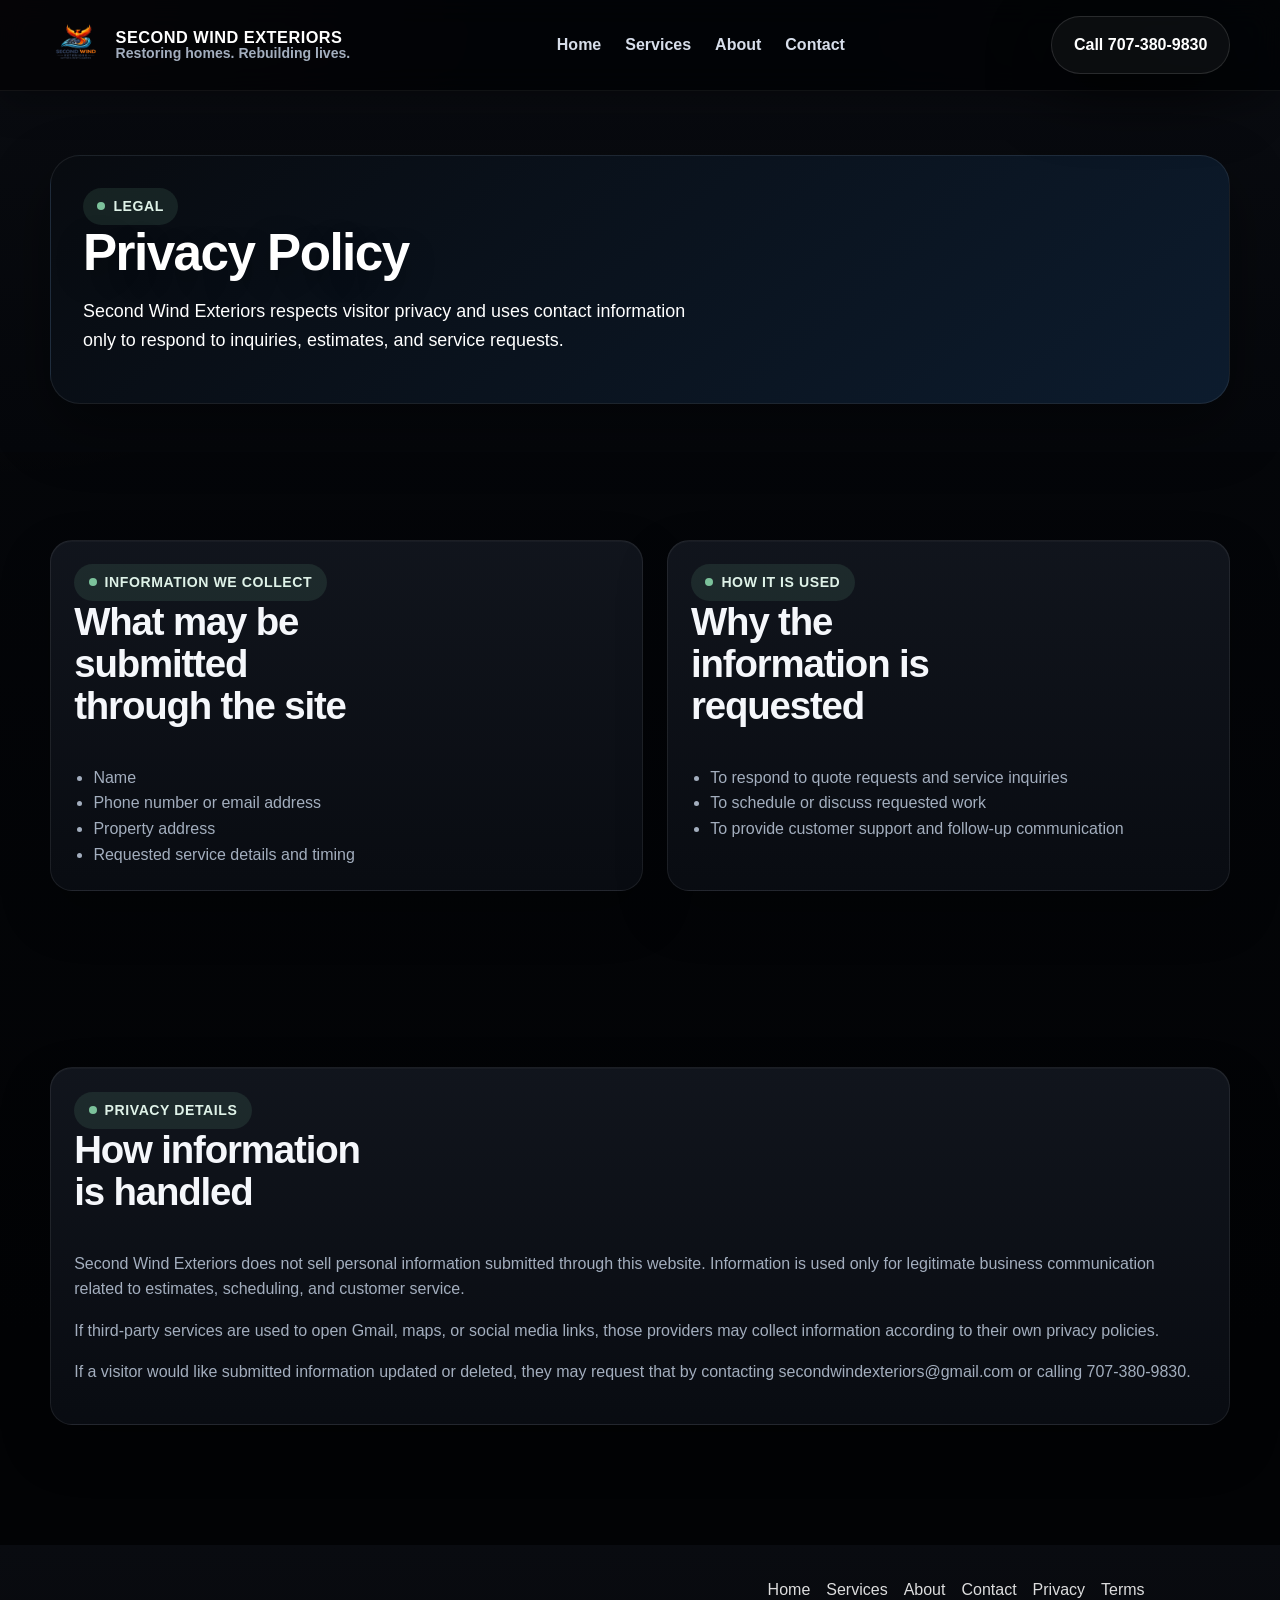
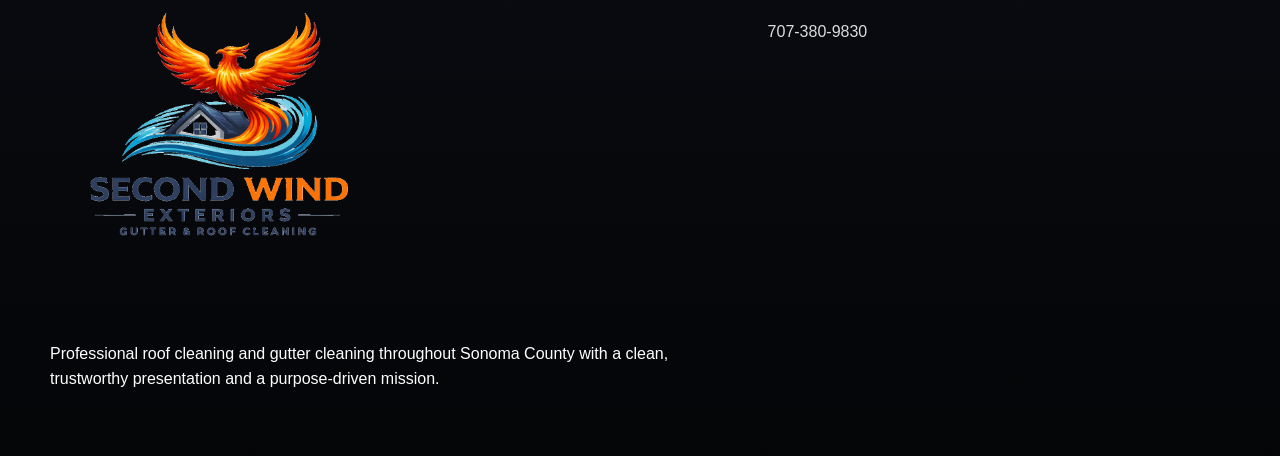
<file: privacy.html>
<!DOCTYPE html>
<html lang="en">
<head>
    <meta charset="UTF-8">
    <meta name="viewport" content="width=device-width, initial-scale=1.0">
    <title>Privacy Policy | Second Wind Exteriors</title>
    <meta name="description" content="Read the privacy policy for Second Wind Exteriors and learn how contact information submitted through the website is handled.">
    <link rel="canonical" href="https://secondwindexteriors.com/privacy.html">
    <link rel="stylesheet" href="styles.css">
</head>
<body>
    <header class="topbar">
        <div class="container nav nav-inner">
            <a class="brand" href="index.html">
                <img src="assets/second-wind-logo.png" alt="Second Wind Exteriors logo">
                <div class="brand-mark">
                    <span>Second Wind Exteriors</span>
                    <span>Restoring homes. Rebuilding lives.</span>
                </div>
            </a>
            <button class="nav-toggle" type="button" aria-label="Toggle navigation" aria-expanded="false">
                <svg width="26" height="26" viewBox="0 0 24 24" fill="none" aria-hidden="true">
                    <path d="M4 7H20M4 12H20M4 17H20" stroke="currentColor" stroke-width="2" stroke-linecap="round"/>
                </svg>
            </button>
            <nav class="nav-links" aria-label="Primary">
                <a href="index.html">Home</a>
                <a href="services.html">Services</a>
                <a href="about.html">About</a>
                <a href="contact.html">Contact</a>
            </nav>
            <div class="nav-cta">
                <a class="btn btn-secondary" href="tel:7073809830">Call 707-380-9830</a>
            </div>
        </div>
    </header>

    <main>
        <section class="page-hero">
            <div class="container">
                <div class="page-card">
                    <span class="eyebrow">Legal</span>
                    <h1>Privacy Policy</h1>
                    <p class="lead">Second Wind Exteriors respects visitor privacy and uses contact information only to respond to inquiries, estimates, and service requests.</p>
                </div>
            </div>
        </section>

        <section class="section">
            <div class="container split-panel">
                <div class="info-card">
                    <div class="section-heading">
                        <span class="eyebrow">Information we collect</span>
                        <h2>What may be submitted through the site</h2>
                    </div>
                    <ul class="check-list">
                        <li>Name</li>
                        <li>Phone number or email address</li>
                        <li>Property address</li>
                        <li>Requested service details and timing</li>
                    </ul>
                </div>
                <div class="info-card">
                    <div class="section-heading">
                        <span class="eyebrow">How it is used</span>
                        <h2>Why the information is requested</h2>
                    </div>
                    <ul class="check-list">
                        <li>To respond to quote requests and service inquiries</li>
                        <li>To schedule or discuss requested work</li>
                        <li>To provide customer support and follow-up communication</li>
                    </ul>
                </div>
            </div>
        </section>

        <section class="section">
            <div class="container">
                <div class="info-card">
                    <div class="section-heading">
                        <span class="eyebrow">Privacy details</span>
                        <h2>How information is handled</h2>
                    </div>
                    <p>Second Wind Exteriors does not sell personal information submitted through this website. Information is used only for legitimate business communication related to estimates, scheduling, and customer service.</p>
                    <p>If third-party services are used to open Gmail, maps, or social media links, those providers may collect information according to their own privacy policies.</p>
                    <p>If a visitor would like submitted information updated or deleted, they may request that by contacting <a href="mailto:secondwindexteriors@gmail.com">secondwindexteriors@gmail.com</a> or calling <a href="tel:7073809830">707-380-9830</a>.</p>
                </div>
            </div>
        </section>
    </main>

    <footer class="footer">
        <div class="container footer-grid">
            <div>
                <a class="footer-brand" href="index.html">
                    <img class="footer-logo" src="assets/second-wind-logo.png" alt="Second Wind Exteriors logo">
                </a>
                <p>Professional roof cleaning and gutter cleaning throughout Sonoma County with a clean, trustworthy presentation and a purpose-driven mission.</p>
            </div>
            <div>
                <div class="footer-links">
                    <a href="index.html">Home</a>
                    <a href="services.html">Services</a>
                    <a href="about.html">About</a>
                    <a href="contact.html">Contact</a>
                    <a href="privacy.html">Privacy</a>
                    <a href="terms.html">Terms</a>
                    <a href="tel:7073809830">707-380-9830</a>
                </div>
            </div>
        </div>
    </footer>

    <script src="script.js"></script>
</body>
</html>
</file>
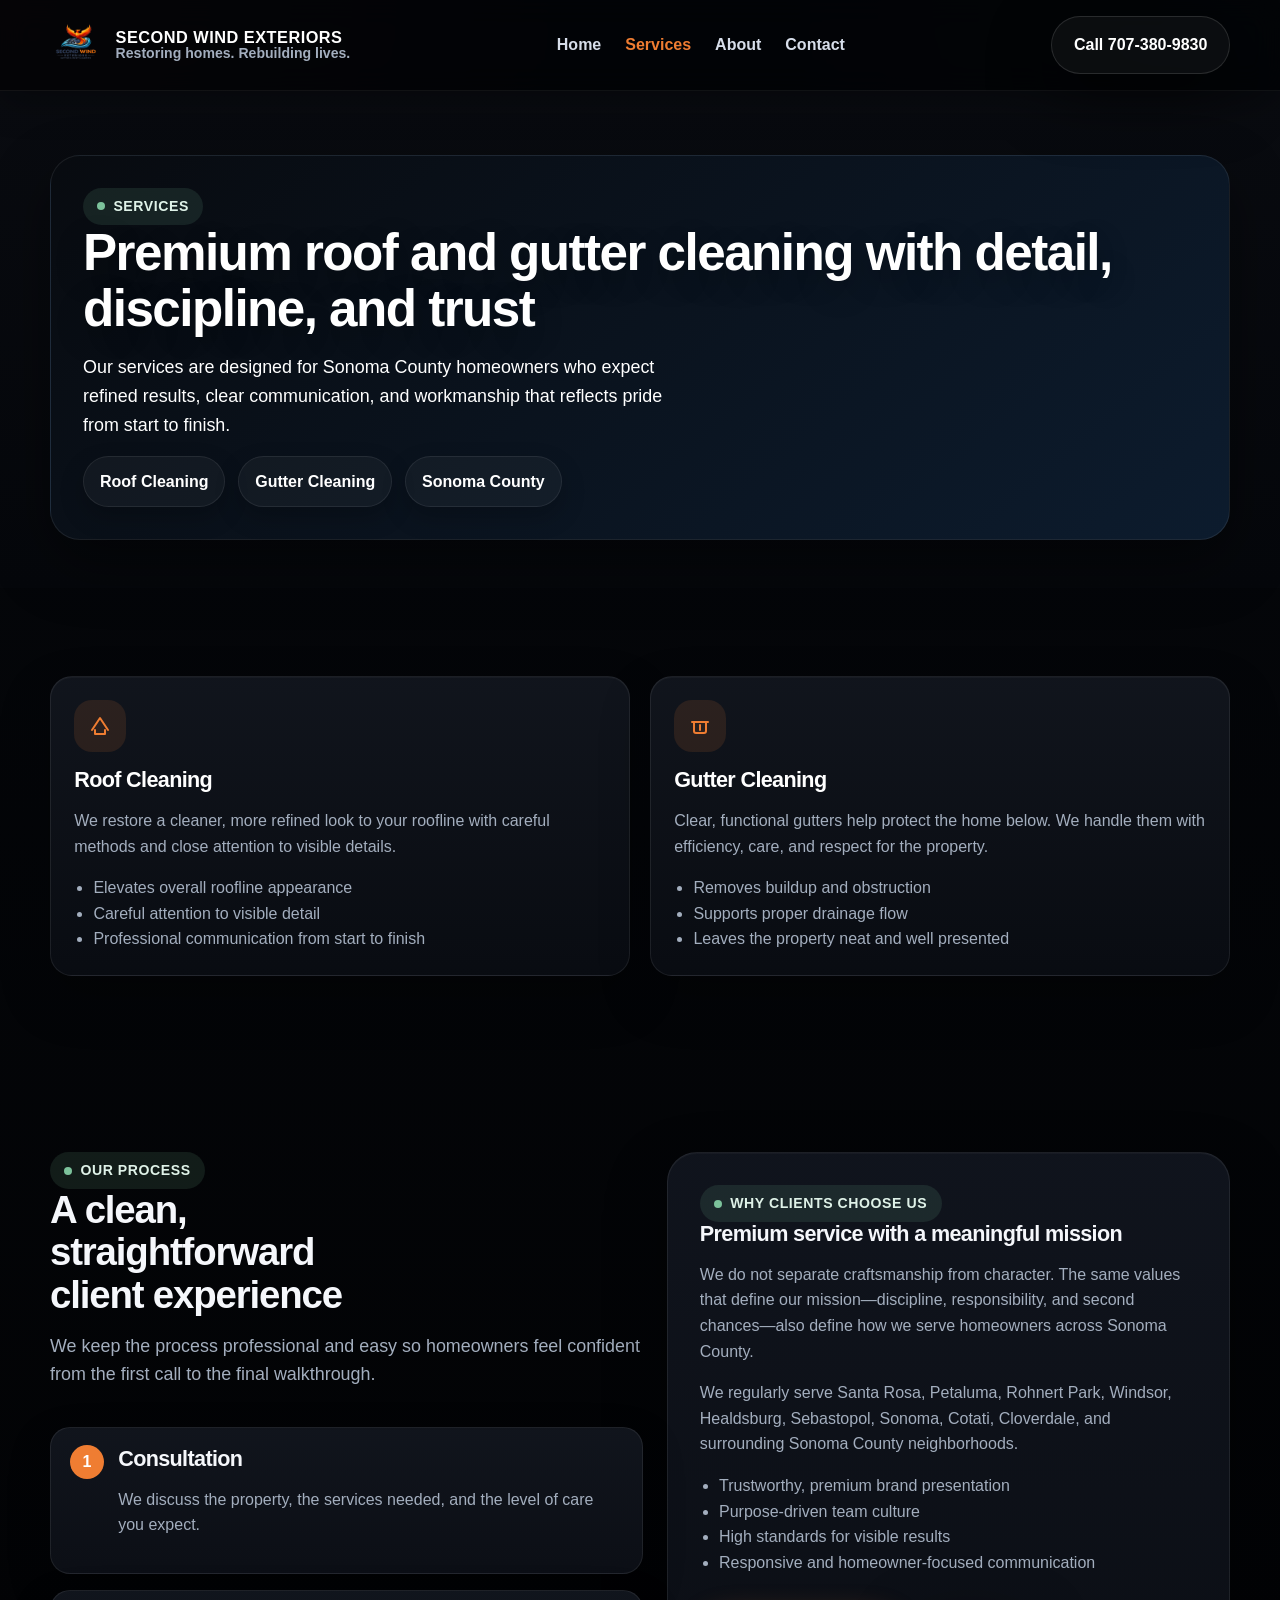
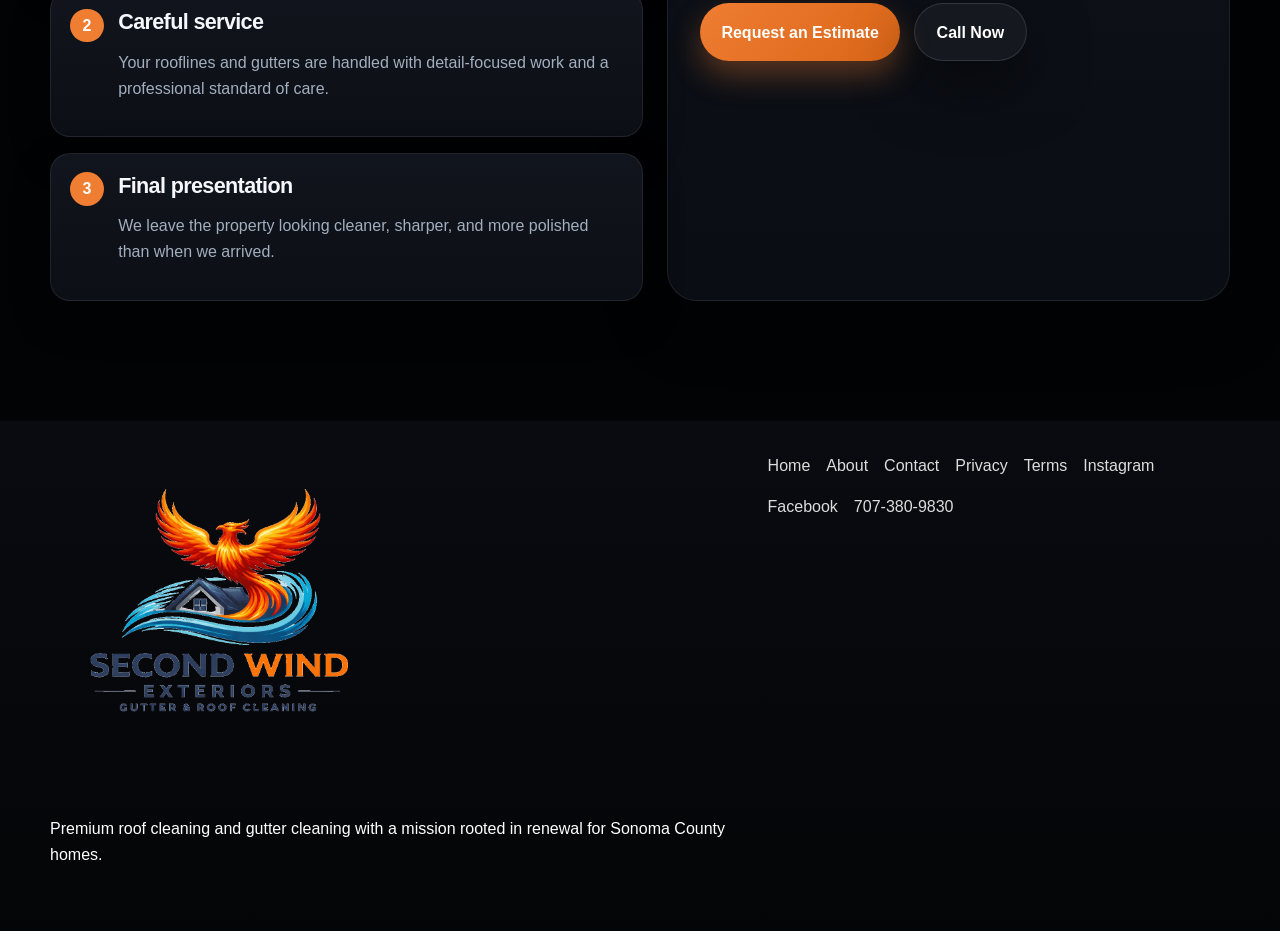
<file: services.html>
<!DOCTYPE html>
<html lang="en">
<head>
    <meta charset="UTF-8">
    <meta name="viewport" content="width=device-width, initial-scale=1.0">
    <title>Services | Second Wind Exteriors Sonoma County</title>
    <meta name="description" content="Explore roof cleaning, gutter cleaning, and high-end detailing from Second Wind Exteriors in Sonoma County.">
    <link rel="canonical" href="https://secondwindexteriors.com/services.html">
    <link rel="stylesheet" href="styles.css">
</head>
<body>
    <header class="topbar">
        <div class="container nav nav-inner">
            <a class="brand" href="index.html">
                <img src="assets/second-wind-logo.png" alt="Second Wind Exteriors logo">
                <div class="brand-mark">
                    <span>Second Wind Exteriors</span>
                    <span>Restoring homes. Rebuilding lives.</span>
                </div>
            </a>
            <button class="nav-toggle" type="button" aria-label="Toggle navigation" aria-expanded="false">
                <svg width="26" height="26" viewBox="0 0 24 24" fill="none" aria-hidden="true">
                    <path d="M4 7H20M4 12H20M4 17H20" stroke="currentColor" stroke-width="2" stroke-linecap="round"/>
                </svg>
            </button>
            <nav class="nav-links" aria-label="Primary">
                <a href="index.html">Home</a>
                <a class="active" href="services.html">Services</a>
                <a href="about.html">About</a>
                <a href="contact.html">Contact</a>
            </nav>
            <div class="nav-cta">
                <a class="btn btn-secondary" href="tel:7073809830">Call 707-380-9830</a>
            </div>
        </div>
    </header>

    <main>
        <section class="page-hero">
            <div class="container">
                <div class="page-card">
                    <span class="eyebrow">Services</span>
                    <h1>Premium roof and gutter cleaning with detail, discipline, and trust</h1>
                    <p class="lead">Our services are designed for Sonoma County homeowners who expect refined results, clear communication, and workmanship that reflects pride from start to finish.</p>
                    <ul class="meta-list">
                        <li>Roof Cleaning</li>
                        <li>Gutter Cleaning</li>
                        <li>Sonoma County</li>
                    </ul>
                </div>
            </div>
        </section>

        <section class="section">
            <div class="container">
                <div class="grid-2">
                    <article class="service-card">
                        <div class="icon-badge" aria-hidden="true">
                            <svg viewBox="0 0 24 24" fill="none">
                                <path d="M4 16L12 4L20 16" stroke="currentColor" stroke-width="2" stroke-linecap="round" stroke-linejoin="round"/>
                                <path d="M7 16V20H17V16" stroke="currentColor" stroke-width="2" stroke-linecap="round" stroke-linejoin="round"/>
                            </svg>
                        </div>
                        <h3>Roof Cleaning</h3>
                        <p>We restore a cleaner, more refined look to your roofline with careful methods and close attention to visible details.</p>
                        <ul>
                            <li>Elevates overall roofline appearance</li>
                            <li>Careful attention to visible detail</li>
                            <li>Professional communication from start to finish</li>
                        </ul>
                    </article>
                    <article class="service-card">
                        <div class="icon-badge" aria-hidden="true">
                            <svg viewBox="0 0 24 24" fill="none">
                                <path d="M4 8H20" stroke="currentColor" stroke-width="2" stroke-linecap="round"/>
                                <path d="M6 8V17C6 18.1046 6.89543 19 8 19H16C17.1046 19 18 18.1046 18 17V8" stroke="currentColor" stroke-width="2"/>
                                <path d="M12 11V16" stroke="currentColor" stroke-width="2" stroke-linecap="round"/>
                            </svg>
                        </div>
                        <h3>Gutter Cleaning</h3>
                        <p>Clear, functional gutters help protect the home below. We handle them with efficiency, care, and respect for the property.</p>
                        <ul>
                            <li>Removes buildup and obstruction</li>
                            <li>Supports proper drainage flow</li>
                            <li>Leaves the property neat and well presented</li>
                        </ul>
                    </article>
                </div>
            </div>
        </section>

        <section class="section">
            <div class="container split-panel">
                <div>
                    <div class="section-heading">
                        <span class="eyebrow">Our process</span>
                        <h2>A clean, straightforward client experience</h2>
                        <p class="lead">We keep the process professional and easy so homeowners feel confident from the first call to the final walkthrough.</p>
                    </div>
                    <div class="process-list">
                        <div class="process-step">
                            <h3>Consultation</h3>
                        <p>We discuss the property, the services needed, and the level of care you expect.</p>
                        </div>
                        <div class="process-step">
                            <h3>Careful service</h3>
                            <p>Your rooflines and gutters are handled with detail-focused work and a professional standard of care.</p>
                        </div>
                        <div class="process-step">
                            <h3>Final presentation</h3>
                            <p>We leave the property looking cleaner, sharper, and more polished than when we arrived.</p>
                        </div>
                    </div>
                </div>
                <div class="highlight-panel">
                    <span class="eyebrow">Why clients choose us</span>
                    <h3>Premium service with a meaningful mission</h3>
                    <p>We do not separate craftsmanship from character. The same values that define our mission—discipline, responsibility, and second chances—also define how we serve homeowners across Sonoma County.</p>
                    <p>We regularly serve Santa Rosa, Petaluma, Rohnert Park, Windsor, Healdsburg, Sebastopol, Sonoma, Cotati, Cloverdale, and surrounding Sonoma County neighborhoods.</p>
                    <ul class="check-list">
                        <li>Trustworthy, premium brand presentation</li>
                        <li>Purpose-driven team culture</li>
                        <li>High standards for visible results</li>
                        <li>Responsive and homeowner-focused communication</li>
                    </ul>
                    <div class="contact-actions">
                        <a class="btn btn-primary" href="contact.html">Request an Estimate</a>
                        <a class="btn btn-secondary" href="tel:7073809830">Call Now</a>
                    </div>
                </div>
            </div>
        </section>
    </main>

    <footer class="footer">
        <div class="container footer-grid">
            <div>
                <a class="footer-brand" href="index.html">
                    <img class="footer-logo" src="assets/second-wind-logo.png" alt="Second Wind Exteriors logo">
                </a>
                <p>Premium roof cleaning and gutter cleaning with a mission rooted in renewal for Sonoma County homes.</p>
            </div>
            <div>
                <div class="footer-links">
                    <a href="index.html">Home</a>
                    <a href="about.html">About</a>
                    <a href="contact.html">Contact</a>
                    <a href="privacy.html">Privacy</a>
                    <a href="terms.html">Terms</a>
                    <a href="https://instagram.com/secondwindexteriors" target="_blank" rel="noopener noreferrer">Instagram</a>
                    <a href="https://facebook.com/Secondwindexteriors" target="_blank" rel="noopener noreferrer">Facebook</a>
                    <a href="tel:7073809830">707-380-9830</a>
                </div>
            </div>
        </div>
    </footer>

    <script src="script.js"></script>
</body>
</html>
</file>
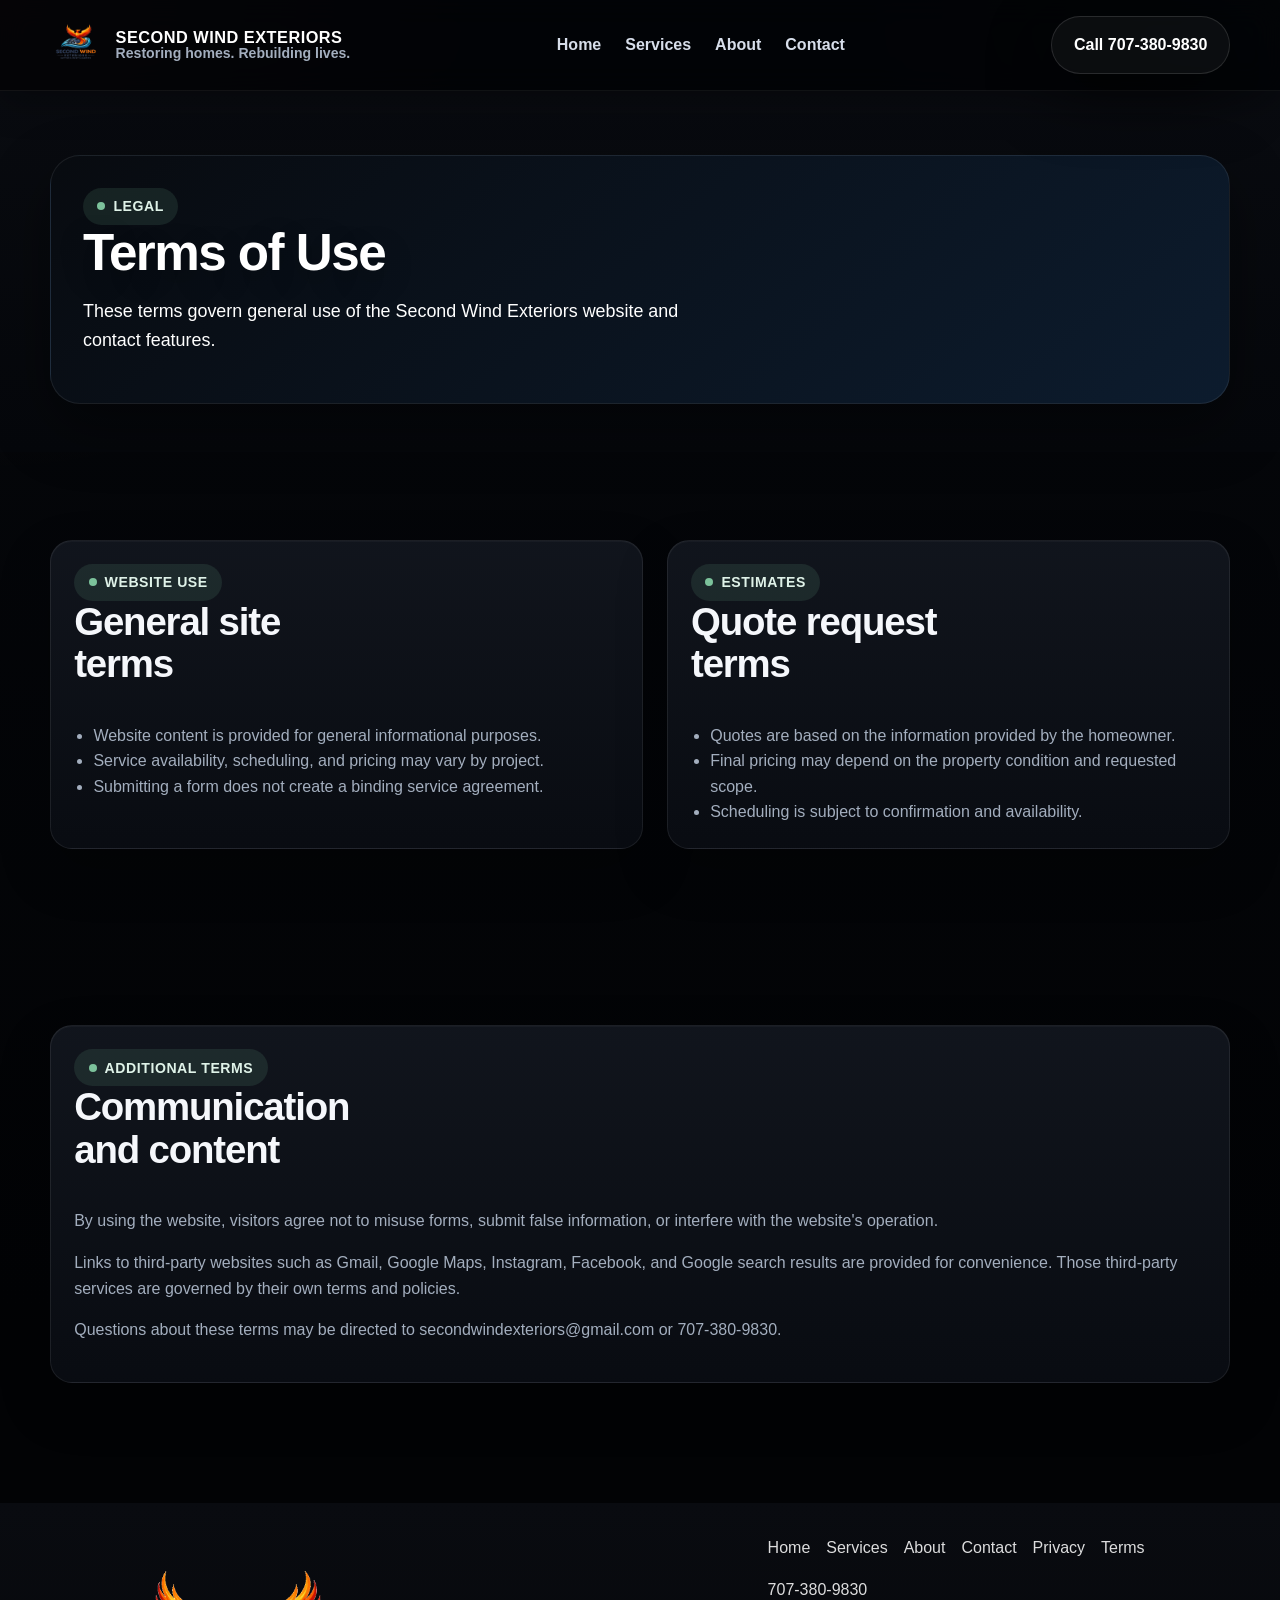
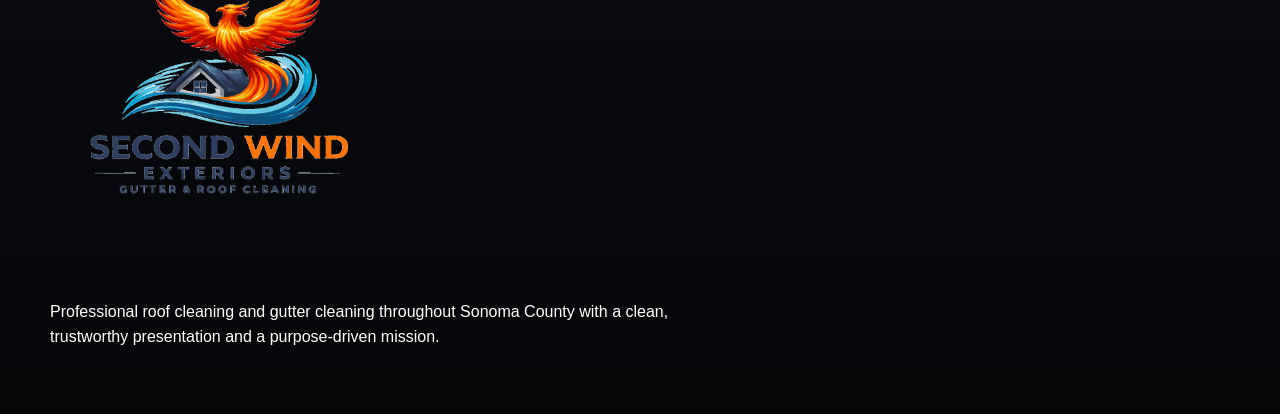
<file: terms.html>
<!DOCTYPE html>
<html lang="en">
<head>
    <meta charset="UTF-8">
    <meta name="viewport" content="width=device-width, initial-scale=1.0">
    <title>Terms | Second Wind Exteriors</title>
    <meta name="description" content="Read the website terms for Second Wind Exteriors, including informational use, estimates, and contact policies.">
    <link rel="canonical" href="https://secondwindexteriors.com/terms.html">
    <link rel="stylesheet" href="styles.css">
</head>
<body>
    <header class="topbar">
        <div class="container nav nav-inner">
            <a class="brand" href="index.html">
                <img src="assets/second-wind-logo.png" alt="Second Wind Exteriors logo">
                <div class="brand-mark">
                    <span>Second Wind Exteriors</span>
                    <span>Restoring homes. Rebuilding lives.</span>
                </div>
            </a>
            <button class="nav-toggle" type="button" aria-label="Toggle navigation" aria-expanded="false">
                <svg width="26" height="26" viewBox="0 0 24 24" fill="none" aria-hidden="true">
                    <path d="M4 7H20M4 12H20M4 17H20" stroke="currentColor" stroke-width="2" stroke-linecap="round"/>
                </svg>
            </button>
            <nav class="nav-links" aria-label="Primary">
                <a href="index.html">Home</a>
                <a href="services.html">Services</a>
                <a href="about.html">About</a>
                <a href="contact.html">Contact</a>
            </nav>
            <div class="nav-cta">
                <a class="btn btn-secondary" href="tel:7073809830">Call 707-380-9830</a>
            </div>
        </div>
    </header>

    <main>
        <section class="page-hero">
            <div class="container">
                <div class="page-card">
                    <span class="eyebrow">Legal</span>
                    <h1>Terms of Use</h1>
                    <p class="lead">These terms govern general use of the Second Wind Exteriors website and contact features.</p>
                </div>
            </div>
        </section>

        <section class="section">
            <div class="container split-panel">
                <div class="info-card">
                    <div class="section-heading">
                        <span class="eyebrow">Website use</span>
                        <h2>General site terms</h2>
                    </div>
                    <ul class="check-list">
                        <li>Website content is provided for general informational purposes.</li>
                        <li>Service availability, scheduling, and pricing may vary by project.</li>
                        <li>Submitting a form does not create a binding service agreement.</li>
                    </ul>
                </div>
                <div class="info-card">
                    <div class="section-heading">
                        <span class="eyebrow">Estimates</span>
                        <h2>Quote request terms</h2>
                    </div>
                    <ul class="check-list">
                        <li>Quotes are based on the information provided by the homeowner.</li>
                        <li>Final pricing may depend on the property condition and requested scope.</li>
                        <li>Scheduling is subject to confirmation and availability.</li>
                    </ul>
                </div>
            </div>
        </section>

        <section class="section">
            <div class="container">
                <div class="info-card">
                    <div class="section-heading">
                        <span class="eyebrow">Additional terms</span>
                        <h2>Communication and content</h2>
                    </div>
                    <p>By using the website, visitors agree not to misuse forms, submit false information, or interfere with the website's operation.</p>
                    <p>Links to third-party websites such as Gmail, Google Maps, Instagram, Facebook, and Google search results are provided for convenience. Those third-party services are governed by their own terms and policies.</p>
                    <p>Questions about these terms may be directed to <a href="mailto:secondwindexteriors@gmail.com">secondwindexteriors@gmail.com</a> or <a href="tel:7073809830">707-380-9830</a>.</p>
                </div>
            </div>
        </section>
    </main>

    <footer class="footer">
        <div class="container footer-grid">
            <div>
                <a class="footer-brand" href="index.html">
                    <img class="footer-logo" src="assets/second-wind-logo.png" alt="Second Wind Exteriors logo">
                </a>
                <p>Professional roof cleaning and gutter cleaning throughout Sonoma County with a clean, trustworthy presentation and a purpose-driven mission.</p>
            </div>
            <div>
                <div class="footer-links">
                    <a href="index.html">Home</a>
                    <a href="services.html">Services</a>
                    <a href="about.html">About</a>
                    <a href="contact.html">Contact</a>
                    <a href="privacy.html">Privacy</a>
                    <a href="terms.html">Terms</a>
                    <a href="tel:7073809830">707-380-9830</a>
                </div>
            </div>
        </div>
    </footer>

    <script src="script.js"></script>
</body>
</html>
</file>
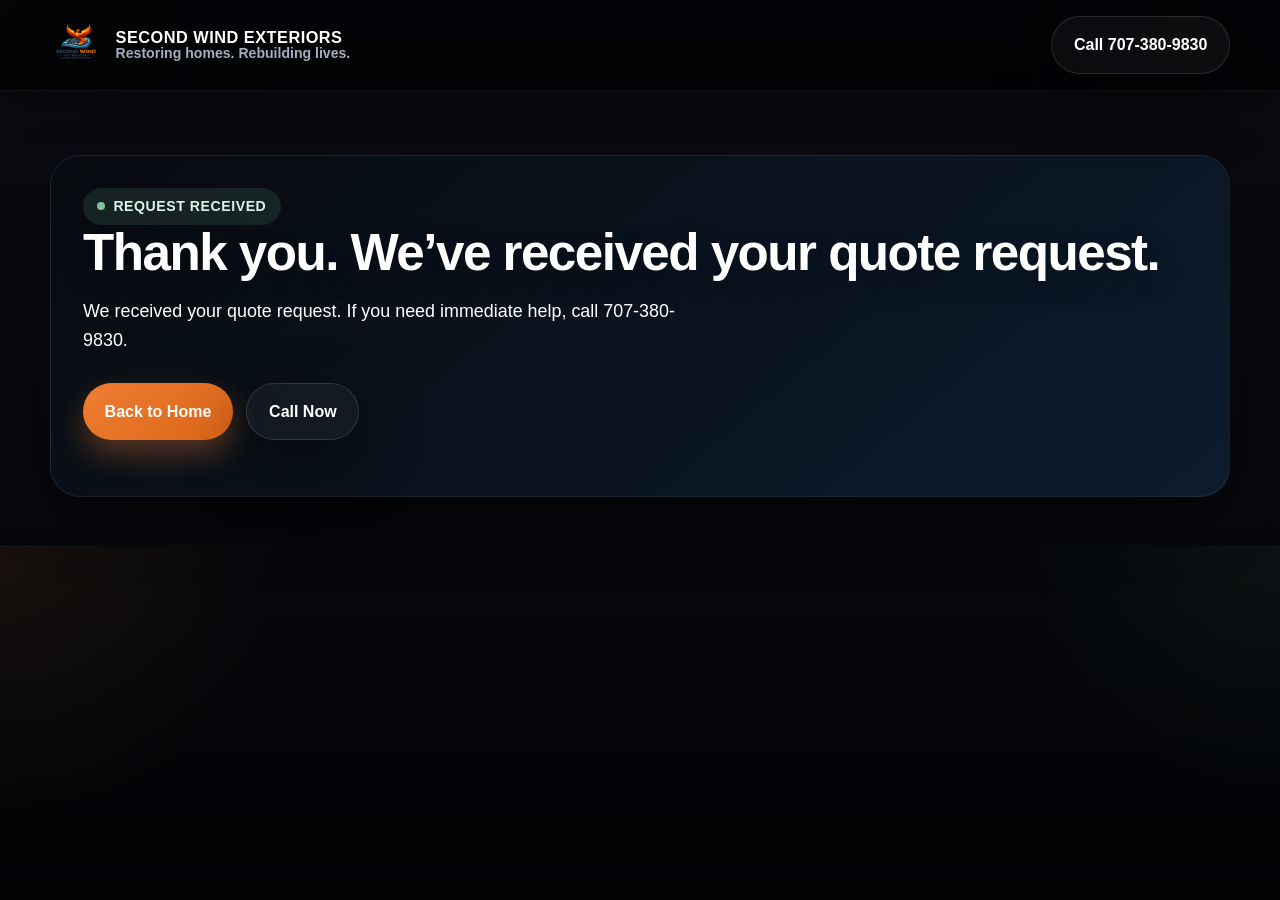
<file: thanks.html>
<!DOCTYPE html>
<html lang="en">
<head>
    <meta charset="UTF-8">
    <meta name="viewport" content="width=device-width, initial-scale=1.0">
    <title>Thank You | Second Wind Exteriors</title>
    <meta name="robots" content="noindex">
    <link rel="stylesheet" href="styles.css">
</head>
<body>
    <header class="topbar">
        <div class="container nav nav-inner">
            <a class="brand" href="index.html">
                <img src="assets/second-wind-logo.png" alt="Second Wind Exteriors logo">
                <div class="brand-mark">
                    <span>Second Wind Exteriors</span>
                    <span>Restoring homes. Rebuilding lives.</span>
                </div>
            </a>
            <div class="nav-cta">
                <a class="btn btn-secondary" href="tel:7073809830">Call 707-380-9830</a>
            </div>
        </div>
    </header>

    <main class="page-hero">
        <div class="container">
            <div class="page-card">
                <span class="eyebrow">Request received</span>
                <h1>Thank you. We’ve received your quote request.</h1>
                <p class="lead">We received your quote request. If you need immediate help, call 707-380-9830.</p>
                <div class="contact-actions">
                    <a class="btn btn-primary" href="index.html">Back to Home</a>
                    <a class="btn btn-secondary" href="tel:7073809830">Call Now</a>
                </div>
            </div>
        </div>
    </main>
    <script src="script.js"></script>
</body>
</html>
</file>
<file: styles.css>
:root {
    --navy: #f5f7fb;
    --navy-soft: #d8e0ec;
    --orange: #ef7d32;
    --orange-dark: #d96517;
    --orange-glow: rgba(239, 125, 50, 0.3);
    --green: #7cc29b;
    --text: #f5f7fb;
    --muted: #a3aebe;
    --surface: #11151d;
    --surface-alt: #020305;
    --border: rgba(255, 255, 255, 0.1);
    --shadow: 0 24px 60px rgba(0, 0, 0, 0.5);
    --radius: 22px;
    --container: 1180px;
}

* {
    box-sizing: border-box;
}

html {
    scroll-behavior: smooth;
}

body {
    margin: 0;
    font-family: Inter, "Segoe UI", Roboto, Helvetica, Arial, sans-serif;
    color: var(--text);
    background:
        radial-gradient(circle at top left, rgba(239, 125, 50, 0.08), transparent 20%),
        radial-gradient(circle at top right, rgba(124, 194, 155, 0.06), transparent 18%),
        linear-gradient(180deg, #05070b, #020305 65%);
    line-height: 1.6;
}

a {
    color: inherit;
    text-decoration: none;
}

img {
    max-width: 100%;
    display: block;
}

button,
input,
select,
textarea {
    font: inherit;
}

.container {
    width: min(var(--container), calc(100% - 2rem));
    margin: 0 auto;
}

.section {
    padding: 5.5rem 0;
    position: relative;
}

.section-heading {
    max-width: 720px;
    margin-bottom: 2.35rem;
}

.section-heading h2 {
    max-width: 14ch;
}

.section-heading p {
    max-width: 62ch;
}

.eyebrow {
    display: inline-flex;
    align-items: center;
    gap: 0.5rem;
    padding: 0.45rem 0.9rem;
    border-radius: 999px;
    background: rgba(124, 194, 155, 0.12);
    color: #dff2e8;
    font-size: 0.88rem;
    font-weight: 700;
    letter-spacing: 0.04em;
    text-transform: uppercase;
}

.eyebrow::before {
    content: "";
    width: 0.5rem;
    height: 0.5rem;
    border-radius: 999px;
    background: var(--green);
}

h1,
h2,
h3 {
    margin: 0 0 1rem;
    color: var(--navy);
    line-height: 1.1;
    letter-spacing: -0.03em;
}

h1 {
    font-size: clamp(2.6rem, 4vw, 4.9rem);
}

h2 {
    font-size: clamp(2rem, 3vw, 3.2rem);
}

h3 {
    font-size: 1.35rem;
}

p {
    margin: 0 0 1rem;
    color: var(--muted);
}

.lead {
    font-size: 1.12rem;
    max-width: 62ch;
}

.topbar {
    position: sticky;
    top: 0;
    z-index: 20;
    background: rgba(2, 3, 5, 0.82);
    border-bottom: 1px solid rgba(255, 255, 255, 0.06);
    backdrop-filter: blur(14px);
    box-shadow: 0 12px 35px rgba(0, 0, 0, 0.28);
}

.nav {
    display: flex;
    align-items: center;
    justify-content: space-between;
    gap: 1rem;
    padding: 1rem 0;
}

.brand {
    display: inline-flex;
    align-items: center;
    gap: 0.85rem;
    font-weight: 800;
    color: #fff;
}

.brand img {
    width: 52px;
    height: 52px;
}

.brand-mark {
    display: flex;
    flex-direction: column;
    line-height: 1.05;
}

.brand-mark span:last-child {
    font-size: 0.88rem;
    color: var(--muted);
    font-weight: 600;
}

.brand-mark span:first-child {
    font-size: 1.02rem;
    letter-spacing: 0.03em;
    text-transform: uppercase;
}

.hero-logo {
    width: min(100%, 470px);
    margin: 0 0 1.25rem;
    filter: drop-shadow(0 12px 34px rgba(239, 125, 50, 0.14));
}

.footer-brand {
    display: inline-block;
}

.footer-logo {
    width: min(100%, 340px);
    margin-bottom: 1rem;
}

.nav-links {
    display: flex;
    align-items: center;
    gap: 1.5rem;
}

.nav-links a {
    font-weight: 600;
    color: #d7deea;
}

.nav-links a:hover,
.nav-links a.active {
    color: var(--orange);
}

.nav-toggle {
    display: none;
    border: 0;
    background: transparent;
    color: #fff;
    padding: 0.5rem;
}

.nav-cta {
    display: inline-flex;
    align-items: center;
    gap: 0.6rem;
}

.btn {
    display: inline-flex;
    align-items: center;
    justify-content: center;
    gap: 0.55rem;
    padding: 0.95rem 1.35rem;
    border-radius: 999px;
    border: 0;
    cursor: pointer;
    font-weight: 700;
    transition: transform 0.2s ease, box-shadow 0.2s ease, background 0.2s ease, border-color 0.2s ease;
}

.btn:hover {
    transform: translateY(-2px);
}

.btn-primary {
    color: #fff;
    background: linear-gradient(135deg, var(--orange), var(--orange-dark));
    box-shadow: 0 14px 30px rgba(239, 125, 50, 0.34);
}

.btn-secondary {
    color: #fff;
    background: rgba(255, 255, 255, 0.04);
    border: 1px solid rgba(255, 255, 255, 0.12);
    box-shadow: var(--shadow);
}

.btn-secondary:hover {
    border-color: rgba(239, 125, 50, 0.45);
    box-shadow: 0 14px 35px rgba(0, 0, 0, 0.35);
}

.btn-dark {
    color: #05070b;
    background: #fff;
}

.hero {
    padding: 3.5rem 0 4.5rem;
    background:
        radial-gradient(circle at top right, rgba(124, 194, 155, 0.1), transparent 28%),
        radial-gradient(circle at top left, rgba(239, 125, 50, 0.24), transparent 24%),
        linear-gradient(180deg, #090b0f, #030406 78%);
    border-bottom: 1px solid rgba(255, 255, 255, 0.05);
}

.hero-grid {
    display: grid;
    grid-template-columns: 1.15fr 0.85fr;
    gap: 2rem;
    align-items: center;
}

.hero-copy .hero-tagline {
    margin: 1rem 0 1.25rem;
    color: var(--orange);
    font-weight: 800;
    letter-spacing: 0.04em;
    text-transform: uppercase;
}

.hero-brand-panel {
    display: inline-flex;
    flex-direction: column;
    gap: 0.35rem;
    margin: 0 0 1.15rem;
    padding: 0.95rem 1.1rem;
    border: 1px solid rgba(239, 125, 50, 0.34);
    border-radius: 18px;
    background: linear-gradient(135deg, rgba(239, 125, 50, 0.14), rgba(12, 35, 64, 0.2));
    box-shadow: 0 18px 40px rgba(0, 0, 0, 0.35), inset 0 1px 0 rgba(255, 255, 255, 0.04);
}

.brand-kicker {
    color: #fff;
    font-size: 0.95rem;
    font-weight: 800;
    letter-spacing: 0.08em;
    text-transform: uppercase;
}

.hero-brand-panel p {
    margin: 0;
    color: #d8e0ec;
    font-weight: 600;
}

.hero-actions,
.cta-actions,
.contact-actions {
    display: flex;
    flex-wrap: wrap;
    gap: 0.85rem;
    margin: 1.75rem 0 1.5rem;
}

.trust-list,
.meta-list {
    display: flex;
    flex-wrap: wrap;
    gap: 0.8rem;
    padding: 0;
    margin: 0;
    list-style: none;
}

.trust-list li,
.meta-list li {
    padding: 0.75rem 1rem;
    background: rgba(255, 255, 255, 0.04);
    border: 1px solid rgba(255, 255, 255, 0.08);
    border-radius: 999px;
    color: #e8edf5;
    font-weight: 700;
    box-shadow: 0 10px 25px rgba(0, 0, 0, 0.22);
}

.hero-card {
    background: linear-gradient(180deg, rgba(12, 15, 22, 0.98), rgba(8, 18, 32, 0.98));
    color: #fff;
    padding: 1.7rem;
    border-radius: 28px;
    border: 1px solid rgba(255, 255, 255, 0.07);
    box-shadow: 0 24px 60px rgba(0, 0, 0, 0.45), inset 0 1px 0 rgba(255, 255, 255, 0.04);
}

.hero-card h3,
.hero-card p,
.hero-card strong {
    color: #fff;
}

.visual-grid {
    display: grid;
    grid-template-columns: repeat(2, 1fr);
    gap: 1rem;
    margin-top: 1.3rem;
}

.visual-pane {
    min-height: 200px;
    padding: 1.1rem;
    border-radius: 24px;
    display: flex;
    flex-direction: column;
    justify-content: space-between;
    background: linear-gradient(160deg, rgba(255,255,255,0.16), rgba(255,255,255,0.08));
    border: 1px solid rgba(255,255,255,0.16);
}

.visual-pane .label {
    align-self: flex-start;
    padding: 0.35rem 0.7rem;
    border-radius: 999px;
    background: rgba(255,255,255,0.18);
    font-size: 0.78rem;
    font-weight: 700;
    text-transform: uppercase;
    letter-spacing: 0.06em;
}

.visual-house {
    margin-top: auto;
    height: 105px;
    border-radius: 18px;
    background:
        linear-gradient(180deg, rgba(255,255,255,0.24), rgba(255,255,255,0.1)),
        linear-gradient(135deg, rgba(124,194,155,0.4), rgba(239,125,50,0.3));
    position: relative;
    overflow: hidden;
}

.visual-house::before,
.visual-house::after {
    content: "";
    position: absolute;
    background: rgba(255,255,255,0.85);
}

.visual-house::before {
    width: 70px;
    height: 42px;
    left: 22px;
    bottom: 18px;
    border-radius: 6px;
}

.visual-house::after {
    width: 0;
    height: 0;
    left: 15px;
    bottom: 55px;
    border-left: 43px solid transparent;
    border-right: 43px solid transparent;
    border-bottom: 34px solid rgba(255,255,255,0.92);
    background: transparent;
}

.grid-3,
.grid-2,
.service-grid,
.values-grid,
.faq-grid,
.contact-grid,
.metrics-grid {
    display: grid;
    gap: 1.25rem;
}

.grid-3,
.service-grid,
.values-grid,
.metrics-grid {
    grid-template-columns: repeat(3, minmax(0, 1fr));
}

.grid-2,
.contact-grid {
    grid-template-columns: repeat(2, minmax(0, 1fr));
}

.card,
.info-card,
.service-card,
.value-card,
.faq-card,
.contact-card,
.metric-card {
    background: linear-gradient(180deg, rgba(17, 21, 29, 0.98), rgba(9, 12, 18, 0.98));
    border-radius: var(--radius);
    border: 1px solid rgba(255, 255, 255, 0.08);
    padding: 1.45rem;
    box-shadow: 0 22px 50px rgba(0, 0, 0, 0.28), inset 0 1px 0 rgba(255, 255, 255, 0.03);
}

.card h3,
.info-card h3,
.service-card h3,
.value-card h3,
.faq-card h3,
.contact-card h3,
.metric-card h3,
.card strong,
.service-card strong,
.value-card strong,
.faq-card strong,
.contact-card strong {
    color: #fff;
}

.icon-badge {
    width: 3.25rem;
    height: 3.25rem;
    border-radius: 18px;
    display: inline-flex;
    align-items: center;
    justify-content: center;
    background: rgba(239, 125, 50, 0.12);
    color: var(--orange);
    margin-bottom: 1rem;
}

.icon-badge svg {
    width: 1.5rem;
    height: 1.5rem;
}

.split-panel {
    display: grid;
    grid-template-columns: 1fr 0.95fr;
    gap: 1.5rem;
    align-items: stretch;
}

.story-panel {
    background: linear-gradient(180deg, #0b1017, #12263f);
    color: #fff;
    border-radius: 30px;
    padding: 2rem;
    border: 1px solid rgba(255, 255, 255, 0.06);
    box-shadow: 0 24px 60px rgba(0, 0, 0, 0.4);
}

.story-panel h2,
.story-panel h3,
.story-panel p,
.story-panel li {
    color: #fff;
}

.story-list {
    list-style: none;
    padding: 0;
    margin: 1.5rem 0 0;
    display: grid;
    gap: 0.9rem;
}

.story-list li {
    display: flex;
    gap: 0.8rem;
    align-items: flex-start;
}

.story-list li::before {
    content: "✓";
    color: var(--green);
    font-weight: 900;
}

.highlight-panel {
    background: linear-gradient(180deg, rgba(16, 20, 29, 0.98), rgba(10, 13, 19, 0.98));
    border-radius: 30px;
    padding: 2rem;
    border: 1px solid rgba(255, 255, 255, 0.08);
    box-shadow: 0 24px 60px rgba(0, 0, 0, 0.4), inset 0 1px 0 rgba(255, 255, 255, 0.03);
}

.metric-card strong {
    display: block;
    font-size: 2rem;
    color: var(--orange);
    line-height: 1;
    margin-bottom: 0.4rem;
}

.cta-band {
    background: linear-gradient(135deg, #090b10, #111b2a 70%, #2b1609 100%);
    color: #fff;
    border-radius: 34px;
    padding: 2rem;
    border: 1px solid rgba(255, 255, 255, 0.08);
    box-shadow: 0 26px 65px rgba(0, 0, 0, 0.45), 0 0 0 1px rgba(239, 125, 50, 0.08) inset;
}

.cta-band h2,
.cta-band p,
.footer p,
.footer a,
.footer span {
    color: #fff;
}

.footer {
    margin-top: 2rem;
    padding: 2rem 0 3rem;
    background: linear-gradient(180deg, #090b10, #040507);
}

.footer-grid {
    display: grid;
    grid-template-columns: 1.2fr 0.8fr;
    gap: 1.5rem;
    align-items: start;
}

.footer-links {
    display: flex;
    flex-wrap: wrap;
    gap: 1rem;
}

.footer-links a {
    opacity: 0.86;
    transition: opacity 0.2s ease, color 0.2s ease;
}

.footer-links a:hover {
    opacity: 1;
    color: var(--orange);
}

.page-hero {
    padding: 4rem 0 3rem;
    background: linear-gradient(180deg, #090b10, #05070b);
}

.page-card {
    padding: 2rem;
    border-radius: 30px;
    background: linear-gradient(140deg, rgba(8, 11, 16, 0.98), rgba(13, 29, 48, 0.95));
    border: 1px solid rgba(255, 255, 255, 0.08);
    box-shadow: 0 24px 60px rgba(0, 0, 0, 0.42);
}

.page-card h1,
.page-card p,
.page-card li {
    color: #fff;
}

.page-card h1,
.hero-copy h1 {
    text-shadow: 0 10px 30px rgba(0, 0, 0, 0.28);
}

.service-card ul,
.check-list {
    margin: 1rem 0 0;
    padding-left: 1.2rem;
    color: var(--muted);
}

.process-list {
    counter-reset: process;
    display: grid;
    gap: 1rem;
}

.process-step {
    position: relative;
    padding: 1.2rem 1.2rem 1.2rem 4.2rem;
    background: linear-gradient(180deg, rgba(17, 21, 29, 0.98), rgba(12, 15, 22, 0.98));
    border-radius: 20px;
    border: 1px solid rgba(255, 255, 255, 0.08);
    box-shadow: 0 18px 40px rgba(0, 0, 0, 0.28);
}

.process-step::before {
    counter-increment: process;
    content: counter(process);
    position: absolute;
    left: 1.2rem;
    top: 1.1rem;
    width: 2.1rem;
    height: 2.1rem;
    display: inline-flex;
    align-items: center;
    justify-content: center;
    border-radius: 999px;
    background: var(--orange);
    color: #fff;
    font-weight: 800;
}

blockquote {
    margin: 0;
    padding: 1.25rem;
    background: rgba(255, 255, 255, 0.04);
    border-left: 4px solid var(--orange);
    border-radius: 18px;
    color: var(--navy-soft);
    box-shadow: var(--shadow);
}

.contact-card strong,
.contact-card a {
    color: #fff;
}

.form-grid {
    display: grid;
    grid-template-columns: repeat(2, minmax(0, 1fr));
    gap: 1rem;
}

.field {
    display: flex;
    flex-direction: column;
    gap: 0.45rem;
}

.field label {
    font-weight: 700;
    color: #fff;
}

.field input,
.field select,
.field textarea {
    width: 100%;
    padding: 0.95rem 1rem;
    border-radius: 16px;
    border: 1px solid var(--border);
    background: rgba(255, 255, 255, 0.04);
    color: #fff;
}

.field input::placeholder,
.field textarea::placeholder {
    color: #9aa6b8;
}

.field select option,
.field select optgroup {
    color: #111;
    background: #fff;
}

.field input:focus,
.field select:focus,
.field textarea:focus {
    outline: none;
    border-color: rgba(239, 125, 50, 0.45);
    box-shadow: 0 0 0 4px rgba(239, 125, 50, 0.12);
}

.field textarea {
    min-height: 140px;
    resize: vertical;
}

.field.full {
    grid-column: 1 / -1;
}

.form-note {
    margin-top: 1rem;
    font-size: 0.95rem;
}

.form-status {
    min-height: 1.5rem;
    margin: 1rem 0 0;
    font-size: 0.95rem;
    font-weight: 600;
    color: #dff2e8;
}

.form-status.is-error {
    color: #ffb4b4;
}

.embed-card {
    display: flex;
    flex-direction: column;
    gap: 1rem;
}

.map-frame {
    width: 100%;
    min-height: 360px;
    border: 0;
    border-radius: 20px;
    background: rgba(255, 255, 255, 0.04);
}

.sticky-call {
    position: fixed;
    left: 1rem;
    right: 1rem;
    bottom: 1rem;
    z-index: 40;
    display: none;
    align-items: center;
    justify-content: center;
    padding: 1rem 1.2rem;
    border-radius: 999px;
    background: linear-gradient(135deg, var(--orange), var(--orange-dark));
    color: #fff;
    font-weight: 800;
    box-shadow: 0 18px 40px rgba(239, 125, 50, 0.34);
}

.badge-row {
    display: flex;
    flex-wrap: wrap;
    gap: 0.8rem;
    margin-top: 1.2rem;
}

.badge-row span {
    display: inline-flex;
    align-items: center;
    padding: 0.6rem 0.9rem;
    border-radius: 999px;
    background: rgba(255,255,255,0.06);
    color: #e7edf6;
    font-weight: 700;
}

.card,
.service-card,
.value-card,
.faq-card,
.contact-card,
.metric-card,
.process-step {
    transition: transform 0.2s ease, border-color 0.2s ease, box-shadow 0.2s ease;
}

.card:hover,
.service-card:hover,
.value-card:hover,
.faq-card:hover,
.contact-card:hover,
.metric-card:hover,
.process-step:hover {
    transform: translateY(-3px);
    border-color: rgba(239, 125, 50, 0.2);
    box-shadow: 0 24px 55px rgba(0, 0, 0, 0.34);
}

@media (max-width: 980px) {
    .hero-grid,
    .split-panel,
    .footer-grid,
    .grid-2,
    .contact-grid,
    .form-grid {
        grid-template-columns: 1fr;
    }

    .grid-3,
    .service-grid,
    .values-grid,
    .metrics-grid {
        grid-template-columns: repeat(2, minmax(0, 1fr));
    }

    .nav-toggle {
        display: inline-flex;
    }

    .nav-links,
    .nav-cta {
        display: none;
    }

    .topbar.nav-open .nav {
        align-items: flex-start;
    }

    .topbar.nav-open .nav-inner {
        width: 100%;
        display: grid;
        gap: 1rem;
    }

    .topbar.nav-open .nav-links,
    .topbar.nav-open .nav-cta {
        display: flex;
        width: 100%;
        flex-direction: column;
        align-items: flex-start;
    }
}

@media (max-width: 720px) {
    body {
        padding-bottom: 5.75rem;
    }

    .section {
        padding: 4.5rem 0;
    }

    .grid-3,
    .service-grid,
    .values-grid,
    .metrics-grid,
    .visual-grid {
        grid-template-columns: 1fr;
    }

    .hero {
        padding-top: 2rem;
    }

    h1 {
        font-size: 2.5rem;
    }

    .page-card,
    .hero-card,
    .story-panel,
    .highlight-panel,
    .cta-band {
        padding: 1.5rem;
    }

    .brand img {
        width: 46px;
        height: 46px;
    }

    .hero-logo,
    .footer-logo {
        width: 100%;
    }

    .sticky-call {
        display: inline-flex;
    }
}
</file>
